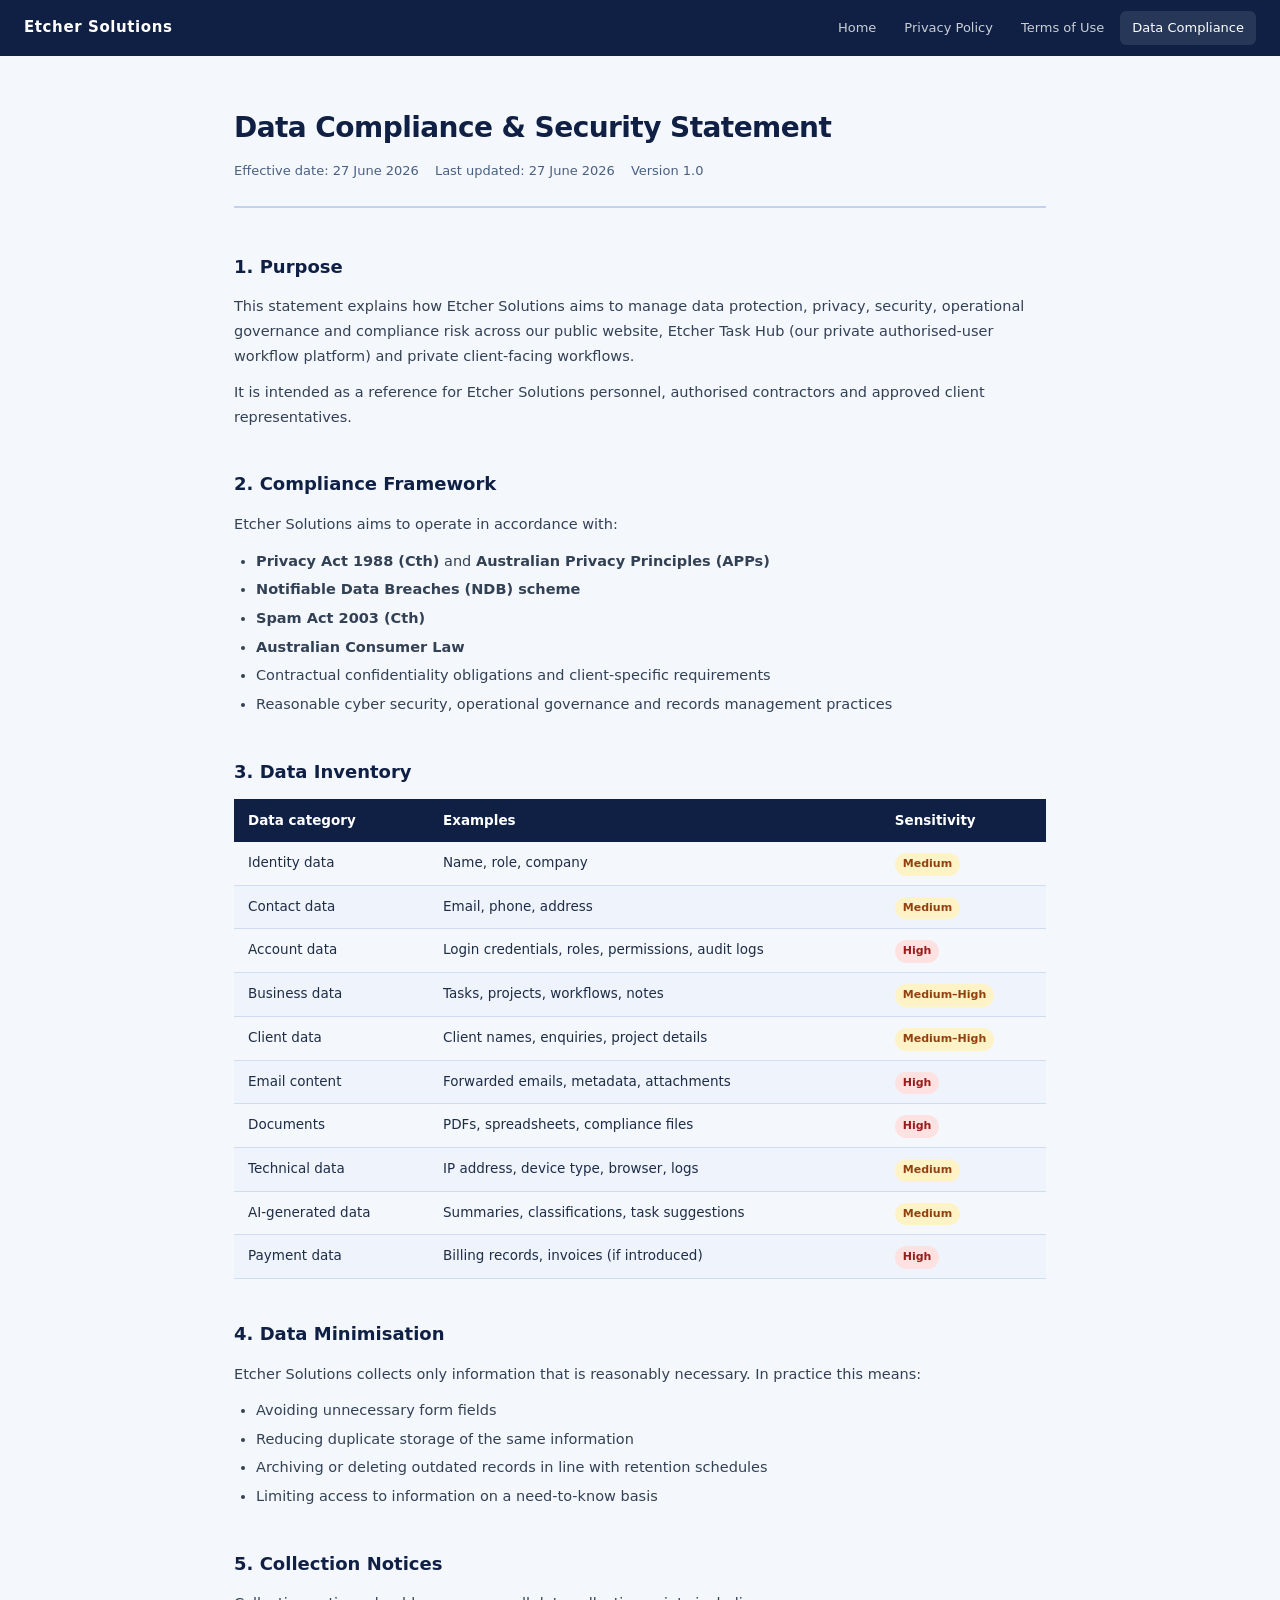
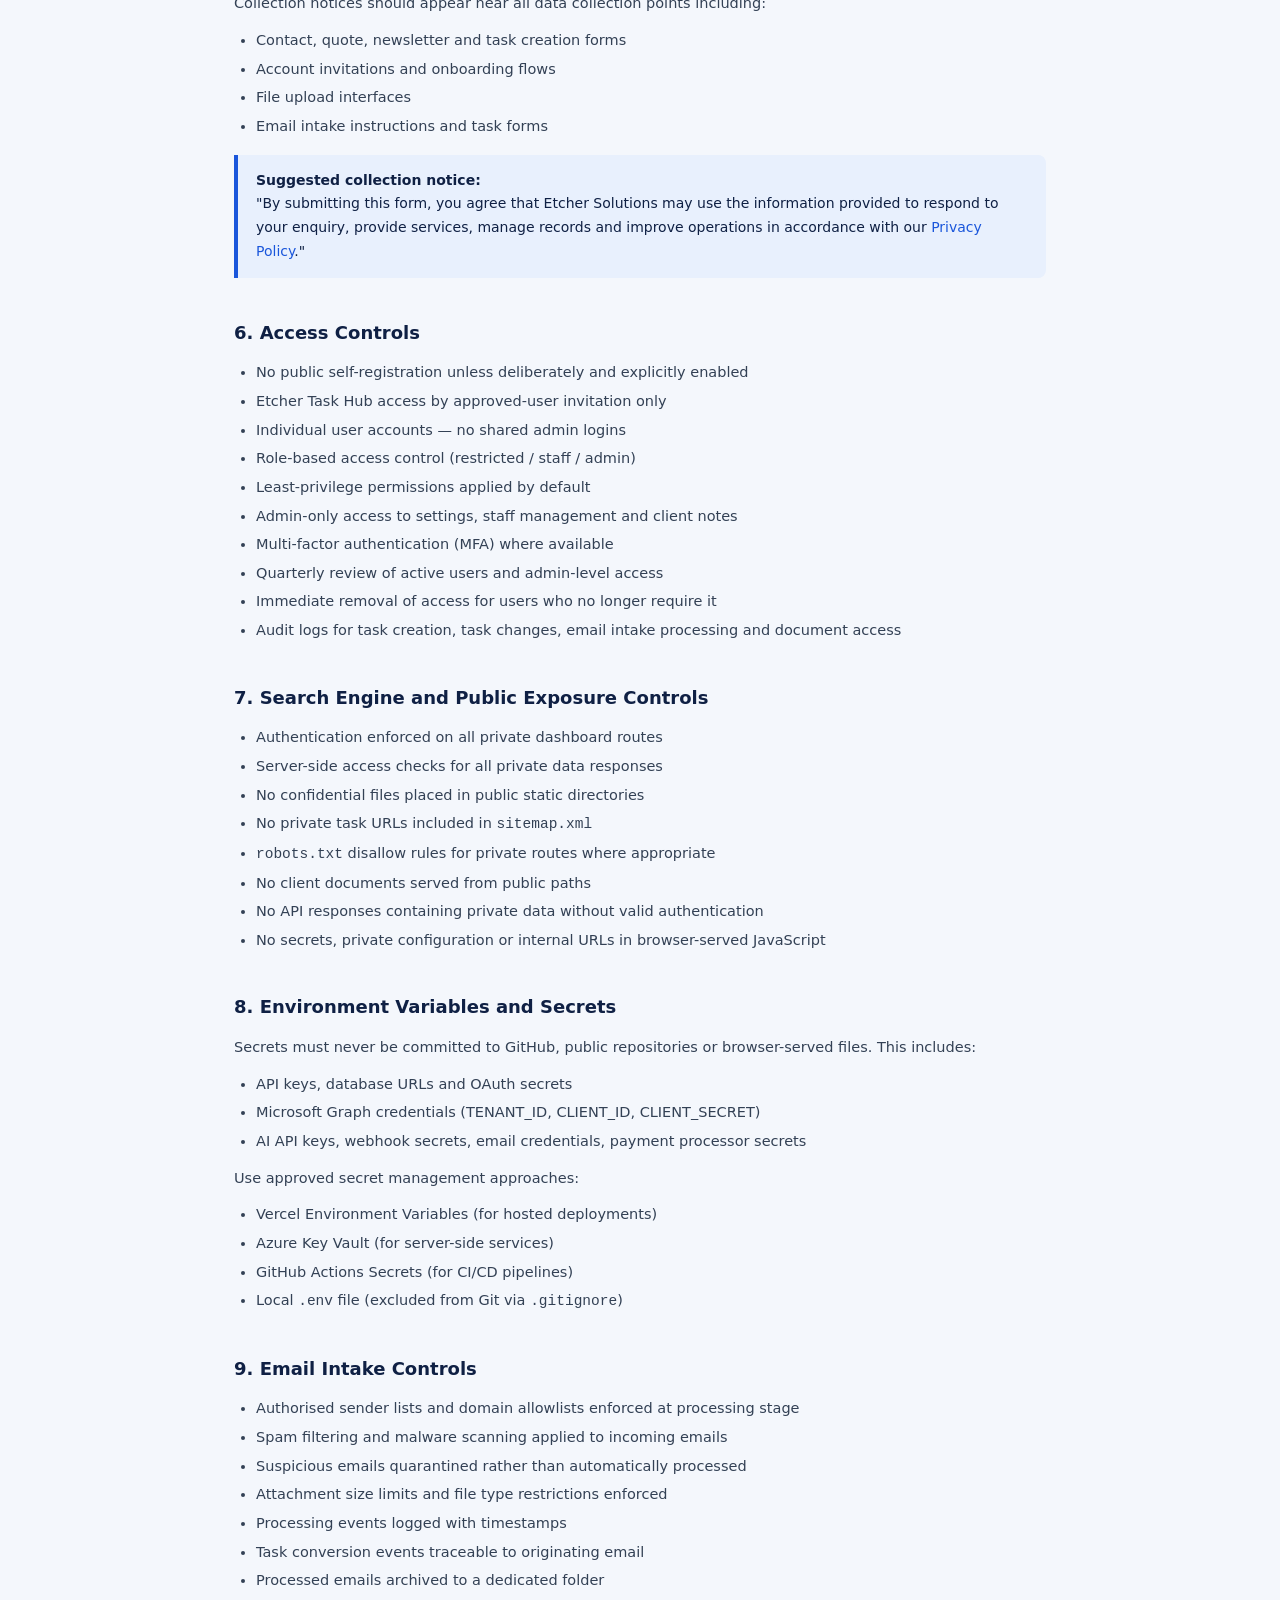
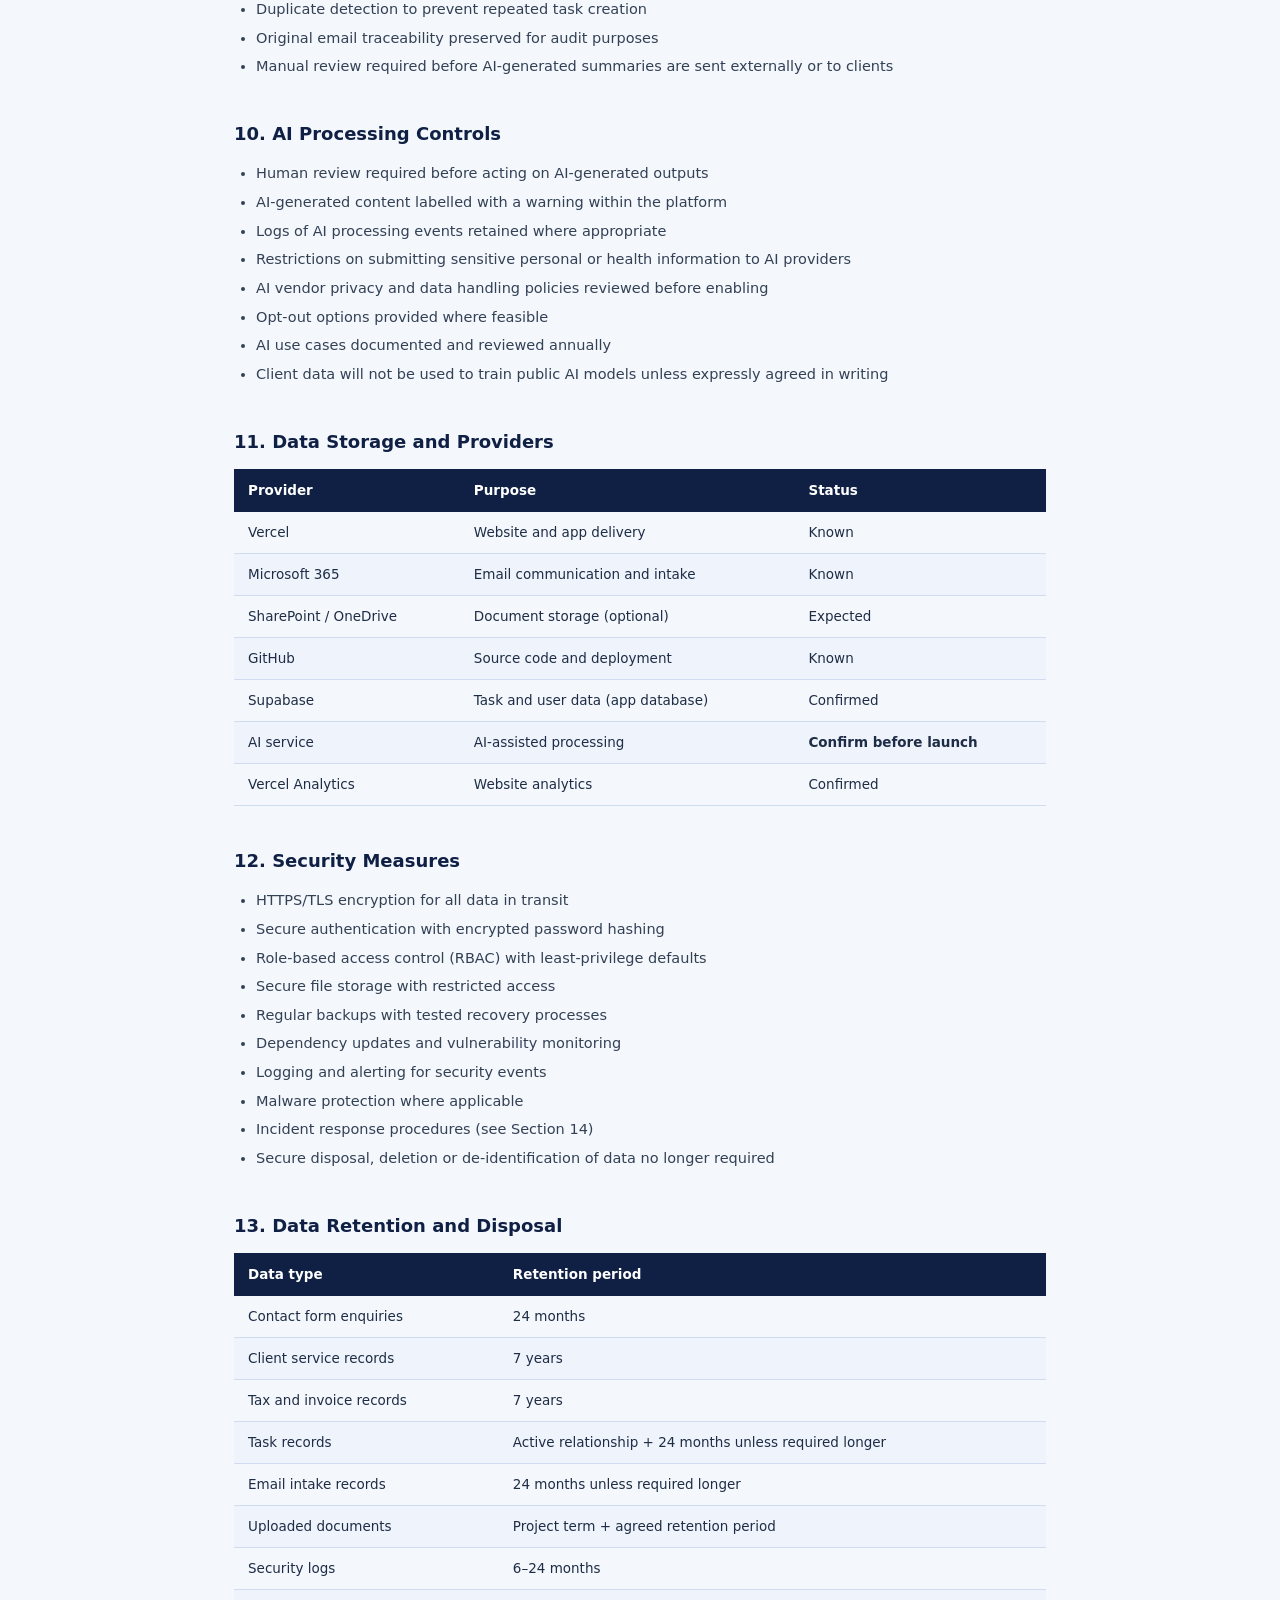
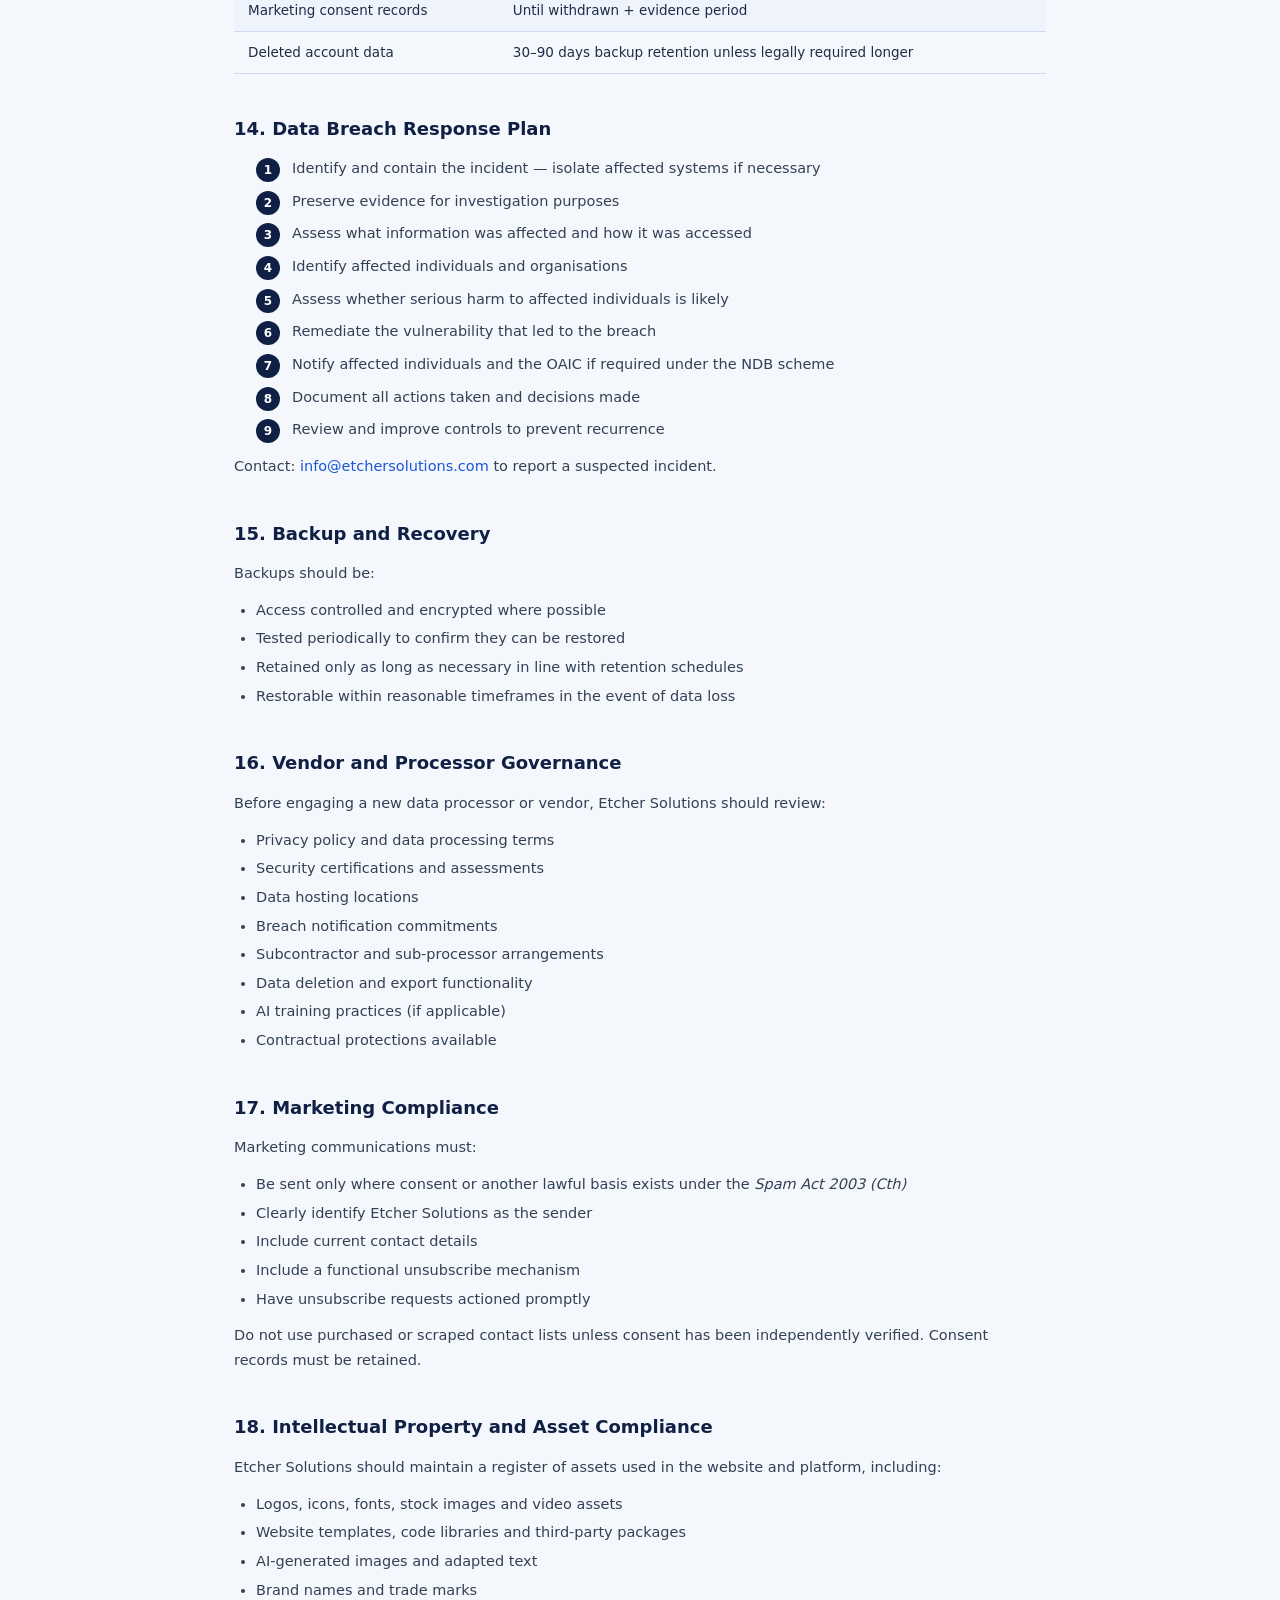
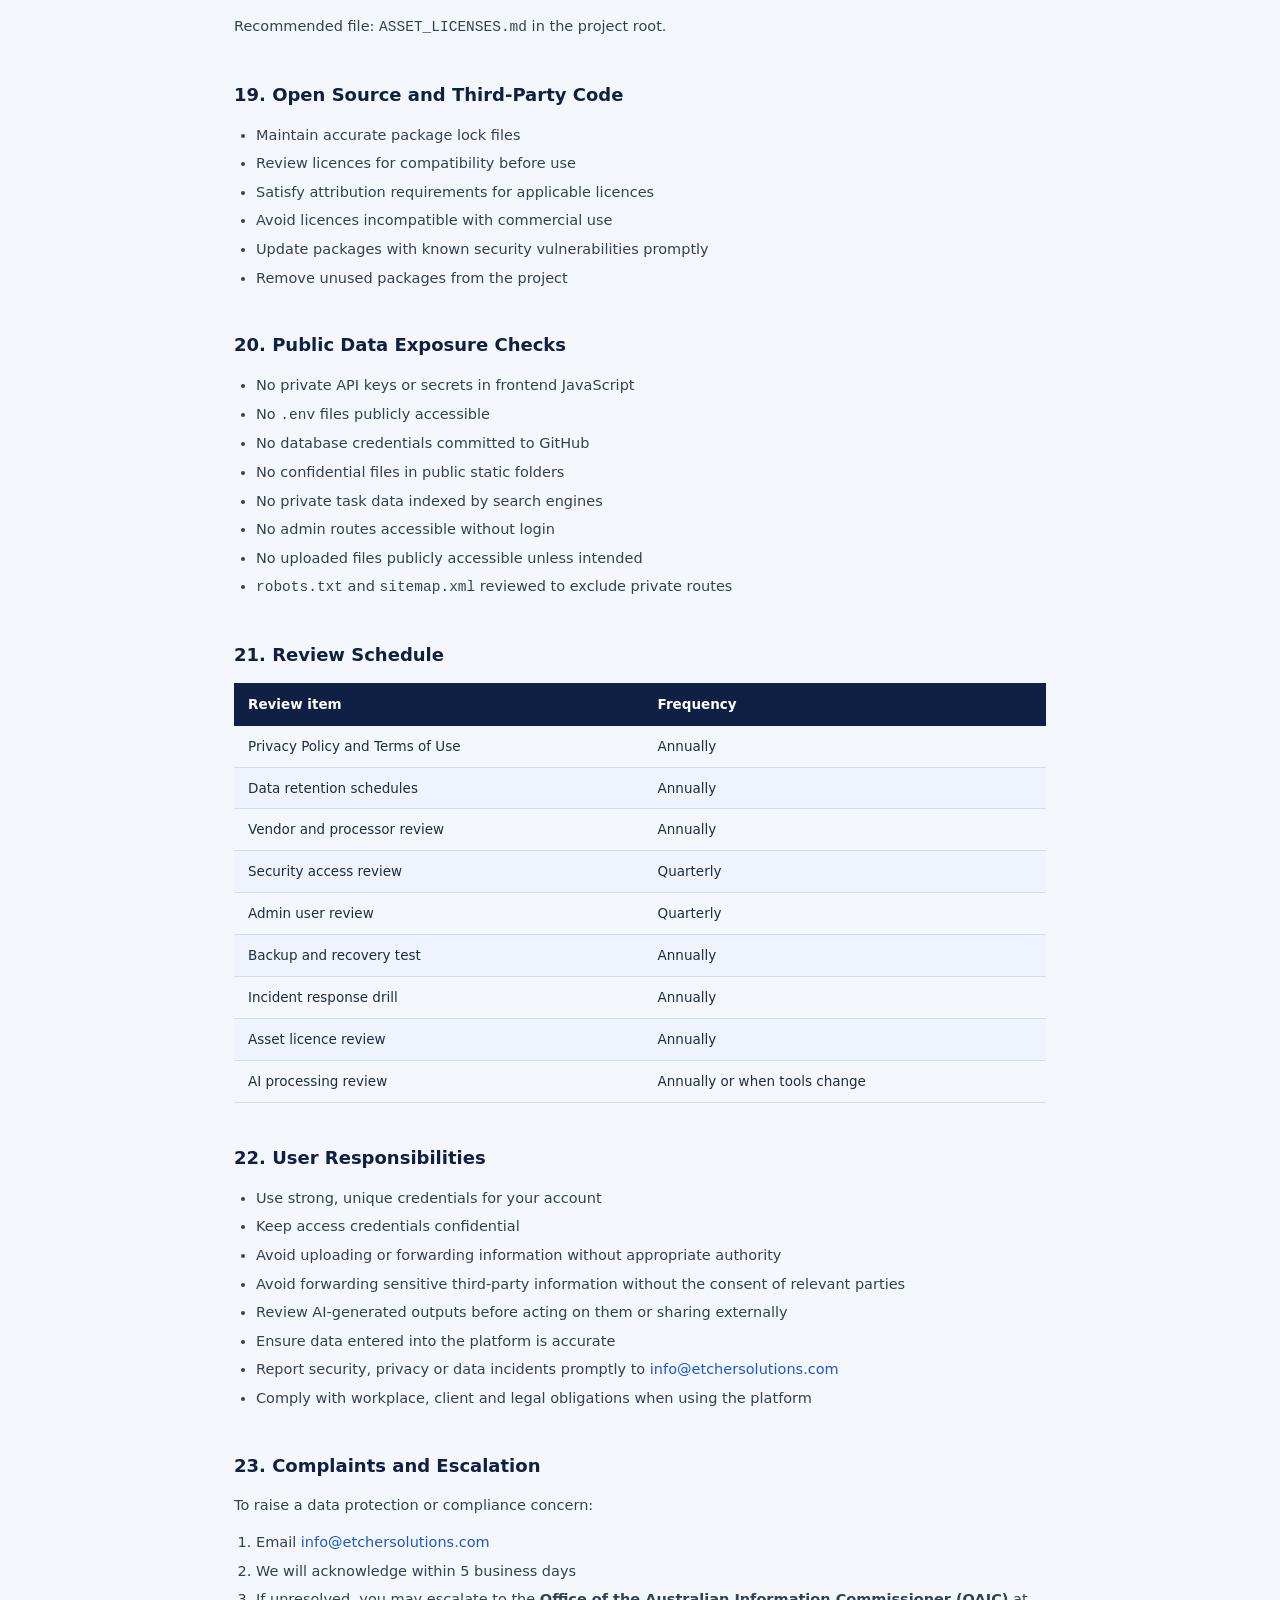
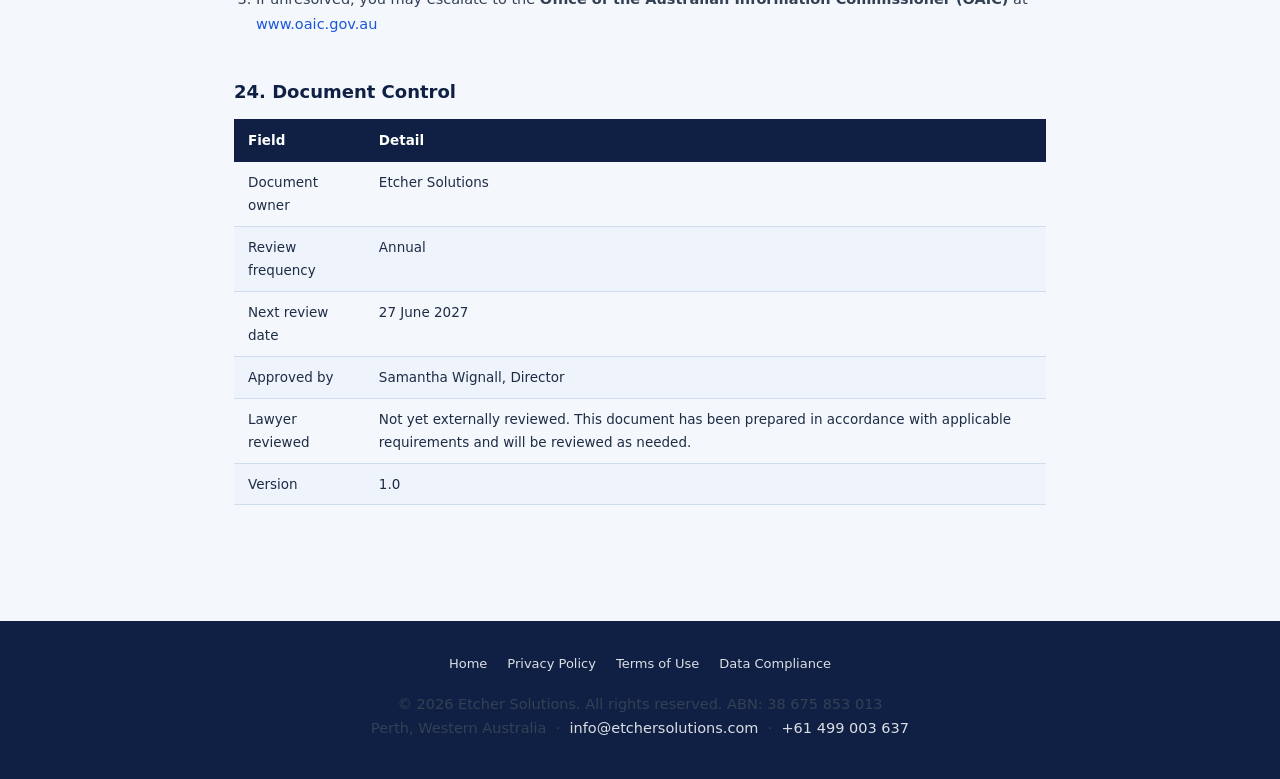
<file: data-compliance.html>
﻿<!DOCTYPE html>
<html lang="en">
<head>
<meta charset="UTF-8">
<meta name="viewport" content="width=device-width, initial-scale=1.0">
<title>Data Compliance &amp; Security — Etcher Solutions</title>
<style>
  *,*::before,*::after{box-sizing:border-box;margin:0;padding:0}
  html{font-size:16px;scroll-behavior:smooth}
  body{font-family:'Segoe UI',system-ui,-apple-system,sans-serif;background:#f4f7fc;color:#1e2d45;line-height:1.7}
  a{color:#1a56db;text-decoration:none}
  a:hover{text-decoration:underline}
  nav{background:#0f2044;padding:0 24px;display:flex;align-items:center;justify-content:space-between;flex-wrap:wrap;gap:8px;min-height:56px}
  .nav-brand{color:#fff;font-weight:700;font-size:15px;letter-spacing:0.04em;white-space:nowrap}
  .nav-links{display:flex;flex-wrap:wrap;gap:4px}
  .nav-links a{color:rgba(255,255,255,0.78);font-size:13px;padding:6px 12px;border-radius:6px;transition:background 0.15s}
  .nav-links a:hover,.nav-links a.active{background:rgba(255,255,255,0.1);color:#fff;text-decoration:none}
  .page-wrap{max-width:860px;margin:0 auto;padding:48px 24px 80px}
  .doc-header{margin-bottom:40px;padding-bottom:24px;border-bottom:2px solid #c2d3ee}
  .doc-header h1{font-size:28px;font-weight:700;color:#0f2044;letter-spacing:-0.02em;margin-bottom:8px}
  .doc-meta{font-size:13px;color:#4a6080;display:flex;flex-wrap:wrap;gap:16px}
  .disclaimer{background:#fffbe6;border:1px solid #f0c040;border-radius:8px;padding:14px 18px;font-size:13px;color:#5a4a00;margin-bottom:32px;line-height:1.6}
  .disclaimer strong{color:#3d3200}
  .section{margin-bottom:36px}
  h2{font-size:18px;font-weight:700;color:#0f2044;margin-bottom:12px;padding-top:4px}
  h3{font-size:15px;font-weight:600;color:#1e2d45;margin:18px 0 8px}
  p{margin-bottom:12px;font-size:14.5px;color:#334155}
  ul,ol{padding-left:22px;margin-bottom:12px}
  li{font-size:14.5px;color:#334155;margin-bottom:4px}
  .highlight{background:#e8f0fd;border-left:4px solid #1a56db;border-radius:0 8px 8px 0;padding:14px 18px;margin:16px 0;font-size:14px;color:#0f2044}
  .table-wrap{overflow-x:auto;margin-bottom:16px}
  table{width:100%;border-collapse:collapse;font-size:13.5px}
  th{background:#0f2044;color:#fff;text-align:left;padding:10px 14px;font-weight:600}
  td{padding:9px 14px;border-bottom:1px solid #d0dcf0;vertical-align:top}
  tr:nth-child(even) td{background:#eef3fc}
  .badge{display:inline-block;padding:2px 8px;border-radius:12px;font-size:11px;font-weight:600}
  .badge-high{background:#fee2e2;color:#991b1b}
  .badge-med{background:#fef3c7;color:#92400e}
  .badge-low{background:#e0f2fe;color:#075985}
  .steps{counter-reset:step}
  .steps li{counter-increment:step;list-style:none;padding-left:36px;position:relative;margin-bottom:8px}
  .steps li::before{content:counter(step);position:absolute;left:0;top:2px;width:24px;height:24px;background:#0f2044;color:#fff;border-radius:50%;font-size:12px;font-weight:700;display:flex;align-items:center;justify-content:center;line-height:1}
  footer{background:#0f2044;color:rgba(255,255,255,0.7);text-align:center;padding:32px 24px;font-size:13px}
  footer a{color:rgba(255,255,255,0.85)}
  footer a:hover{color:#fff}
  .footer-links{display:flex;justify-content:center;flex-wrap:wrap;gap:8px 20px;margin-bottom:16px}
  @media(max-width:600px){
    .page-wrap{padding:28px 16px 60px}
    .doc-header h1{font-size:22px}
    h2{font-size:16px}
    th,td{padding:8px 10px;font-size:13px}
  }
</style>
</head>
<body>

<nav>
  <span class="nav-brand">Etcher Solutions</span>
  <div class="nav-links">
    <a href="/">Home</a>
    <a href="/privacy-policy.html">Privacy Policy</a>
    <a href="/terms-of-use.html">Terms of Use</a>
    <a href="/data-compliance.html" class="active">Data Compliance</a>
  </div>
</nav>

<div class="page-wrap">

  <div class="doc-header">
    <h1>Data Compliance &amp; Security Statement</h1>
    <div class="doc-meta">
      <span>Effective date: 27 June 2026</span>
      <span>Last updated: 27 June 2026</span>
      <span>Version 1.0</span>
    </div>
  </div>

  <!-- 1. Purpose -->
  <div class="section">
    <h2>1. Purpose</h2>
    <p>This statement explains how Etcher Solutions aims to manage data protection, privacy, security, operational governance and compliance risk across our public website, Etcher Task Hub (our private authorised-user workflow platform) and private client-facing workflows.</p>
    <p>It is intended as a reference for Etcher Solutions personnel, authorised contractors and approved client representatives.</p>
  </div>

  <!-- 2. Compliance Framework -->
  <div class="section">
    <h2>2. Compliance Framework</h2>
    <p>Etcher Solutions aims to operate in accordance with:</p>
    <ul>
      <li><strong>Privacy Act 1988 (Cth)</strong> and <strong>Australian Privacy Principles (APPs)</strong></li>
      <li><strong>Notifiable Data Breaches (NDB) scheme</strong></li>
      <li><strong>Spam Act 2003 (Cth)</strong></li>
      <li><strong>Australian Consumer Law</strong></li>
      <li>Contractual confidentiality obligations and client-specific requirements</li>
      <li>Reasonable cyber security, operational governance and records management practices</li>
    </ul>
  </div>

  <!-- 3. Data Inventory -->
  <div class="section">
    <h2>3. Data Inventory</h2>
    <div class="table-wrap">
      <table>
        <thead><tr><th>Data category</th><th>Examples</th><th>Sensitivity</th></tr></thead>
        <tbody>
          <tr><td>Identity data</td><td>Name, role, company</td><td><span class="badge badge-med">Medium</span></td></tr>
          <tr><td>Contact data</td><td>Email, phone, address</td><td><span class="badge badge-med">Medium</span></td></tr>
          <tr><td>Account data</td><td>Login credentials, roles, permissions, audit logs</td><td><span class="badge badge-high">High</span></td></tr>
          <tr><td>Business data</td><td>Tasks, projects, workflows, notes</td><td><span class="badge badge-med">Medium–High</span></td></tr>
          <tr><td>Client data</td><td>Client names, enquiries, project details</td><td><span class="badge badge-med">Medium–High</span></td></tr>
          <tr><td>Email content</td><td>Forwarded emails, metadata, attachments</td><td><span class="badge badge-high">High</span></td></tr>
          <tr><td>Documents</td><td>PDFs, spreadsheets, compliance files</td><td><span class="badge badge-high">High</span></td></tr>
          <tr><td>Technical data</td><td>IP address, device type, browser, logs</td><td><span class="badge badge-med">Medium</span></td></tr>
          <tr><td>AI-generated data</td><td>Summaries, classifications, task suggestions</td><td><span class="badge badge-med">Medium</span></td></tr>
          <tr><td>Payment data</td><td>Billing records, invoices (if introduced)</td><td><span class="badge badge-high">High</span></td></tr>
        </tbody>
      </table>
    </div>
  </div>

  <!-- 4. Data Minimisation -->
  <div class="section">
    <h2>4. Data Minimisation</h2>
    <p>Etcher Solutions collects only information that is reasonably necessary. In practice this means:</p>
    <ul>
      <li>Avoiding unnecessary form fields</li>
      <li>Reducing duplicate storage of the same information</li>
      <li>Archiving or deleting outdated records in line with retention schedules</li>
      <li>Limiting access to information on a need-to-know basis</li>
    </ul>
  </div>

  <!-- 5. Collection Notices -->
  <div class="section">
    <h2>5. Collection Notices</h2>
    <p>Collection notices should appear near all data collection points including:</p>
    <ul>
      <li>Contact, quote, newsletter and task creation forms</li>
      <li>Account invitations and onboarding flows</li>
      <li>File upload interfaces</li>
      <li>Email intake instructions and task forms</li>
    </ul>
    <div class="highlight">
      <strong>Suggested collection notice:</strong><br>
      "By submitting this form, you agree that Etcher Solutions may use the information provided to respond to your enquiry, provide services, manage records and improve operations in accordance with our <a href="/privacy-policy.html">Privacy Policy</a>."
    </div>
  </div>

  <!-- 6. Access Controls -->
  <div class="section">
    <h2>6. Access Controls</h2>
    <ul>
      <li>No public self-registration unless deliberately and explicitly enabled</li>
      <li>Etcher Task Hub access by approved-user invitation only</li>
      <li>Individual user accounts — no shared admin logins</li>
      <li>Role-based access control (restricted / staff / admin)</li>
      <li>Least-privilege permissions applied by default</li>
      <li>Admin-only access to settings, staff management and client notes</li>
      <li>Multi-factor authentication (MFA) where available</li>
      <li>Quarterly review of active users and admin-level access</li>
      <li>Immediate removal of access for users who no longer require it</li>
      <li>Audit logs for task creation, task changes, email intake processing and document access</li>
    </ul>
  </div>

  <!-- 7. Public Exposure Controls -->
  <div class="section">
    <h2>7. Search Engine and Public Exposure Controls</h2>
    <ul>
      <li>Authentication enforced on all private dashboard routes</li>
      <li>Server-side access checks for all private data responses</li>
      <li>No confidential files placed in public static directories</li>
      <li>No private task URLs included in <code>sitemap.xml</code></li>
      <li><code>robots.txt</code> disallow rules for private routes where appropriate</li>
      <li>No client documents served from public paths</li>
      <li>No API responses containing private data without valid authentication</li>
      <li>No secrets, private configuration or internal URLs in browser-served JavaScript</li>
    </ul>
  </div>

  <!-- 8. Environment Variables and Secrets -->
  <div class="section">
    <h2>8. Environment Variables and Secrets</h2>
    <p>Secrets must never be committed to GitHub, public repositories or browser-served files. This includes:</p>
    <ul>
      <li>API keys, database URLs and OAuth secrets</li>
      <li>Microsoft Graph credentials (TENANT_ID, CLIENT_ID, CLIENT_SECRET)</li>
      <li>AI API keys, webhook secrets, email credentials, payment processor secrets</li>
    </ul>
    <p>Use approved secret management approaches:</p>
    <ul>
      <li>Vercel Environment Variables (for hosted deployments)</li>
      <li>Azure Key Vault (for server-side services)</li>
      <li>GitHub Actions Secrets (for CI/CD pipelines)</li>
      <li>Local <code>.env</code> file (excluded from Git via <code>.gitignore</code>)</li>
    </ul>
  </div>

  <!-- 9. Email Intake Controls -->
  <div class="section">
    <h2>9. Email Intake Controls</h2>
    <ul>
      <li>Authorised sender lists and domain allowlists enforced at processing stage</li>
      <li>Spam filtering and malware scanning applied to incoming emails</li>
      <li>Suspicious emails quarantined rather than automatically processed</li>
      <li>Attachment size limits and file type restrictions enforced</li>
      <li>Processing events logged with timestamps</li>
      <li>Task conversion events traceable to originating email</li>
      <li>Processed emails archived to a dedicated folder</li>
      <li>Duplicate detection to prevent repeated task creation</li>
      <li>Original email traceability preserved for audit purposes</li>
      <li>Manual review required before AI-generated summaries are sent externally or to clients</li>
    </ul>
  </div>

  <!-- 10. AI Processing Controls -->
  <div class="section">
    <h2>10. AI Processing Controls</h2>
    <ul>
      <li>Human review required before acting on AI-generated outputs</li>
      <li>AI-generated content labelled with a warning within the platform</li>
      <li>Logs of AI processing events retained where appropriate</li>
      <li>Restrictions on submitting sensitive personal or health information to AI providers</li>
      <li>AI vendor privacy and data handling policies reviewed before enabling</li>
      <li>Opt-out options provided where feasible</li>
      <li>AI use cases documented and reviewed annually</li>
      <li>Client data will not be used to train public AI models unless expressly agreed in writing</li>
    </ul>
  </div>

  <!-- 11. Data Storage and Providers -->
  <div class="section">
    <h2>11. Data Storage and Providers</h2>
    <div class="table-wrap">
      <table>
        <thead><tr><th>Provider</th><th>Purpose</th><th>Status</th></tr></thead>
        <tbody>
          <tr><td>Vercel</td><td>Website and app delivery</td><td>Known</td></tr>
          <tr><td>Microsoft 365</td><td>Email communication and intake</td><td>Known</td></tr>
          <tr><td>SharePoint / OneDrive</td><td>Document storage (optional)</td><td>Expected</td></tr>
          <tr><td>GitHub</td><td>Source code and deployment</td><td>Known</td></tr>
          <tr><td>Supabase</td><td>Task and user data (app database)</td><td>Confirmed</td></tr>
          <tr><td>AI service</td><td>AI-assisted processing</td><td><strong>Confirm before launch</strong></td></tr>
          <tr><td>Vercel Analytics</td><td>Website analytics</td><td>Confirmed</td></tr>
        </tbody>
      </table>
    </div>
  </div>

  <!-- 12. Security Measures -->
  <div class="section">
    <h2>12. Security Measures</h2>
    <ul>
      <li>HTTPS/TLS encryption for all data in transit</li>
      <li>Secure authentication with encrypted password hashing</li>
      <li>Role-based access control (RBAC) with least-privilege defaults</li>
      <li>Secure file storage with restricted access</li>
      <li>Regular backups with tested recovery processes</li>
      <li>Dependency updates and vulnerability monitoring</li>
      <li>Logging and alerting for security events</li>
      <li>Malware protection where applicable</li>
      <li>Incident response procedures (see Section 14)</li>
      <li>Secure disposal, deletion or de-identification of data no longer required</li>
    </ul>
  </div>

  <!-- 13. Data Retention -->
  <div class="section">
    <h2>13. Data Retention and Disposal</h2>
    <div class="table-wrap">
      <table>
        <thead><tr><th>Data type</th><th>Retention period</th></tr></thead>
        <tbody>
          <tr><td>Contact form enquiries</td><td>24 months</td></tr>
          <tr><td>Client service records</td><td>7 years</td></tr>
          <tr><td>Tax and invoice records</td><td>7 years</td></tr>
          <tr><td>Task records</td><td>Active relationship + 24 months unless required longer</td></tr>
          <tr><td>Email intake records</td><td>24 months unless required longer</td></tr>
          <tr><td>Uploaded documents</td><td>Project term + agreed retention period</td></tr>
          <tr><td>Security logs</td><td>6–24 months</td></tr>
          <tr><td>Marketing consent records</td><td>Until withdrawn + evidence period</td></tr>
          <tr><td>Deleted account data</td><td>30–90 days backup retention unless legally required longer</td></tr>
        </tbody>
      </table>
    </div>
  </div>

  <!-- 14. Data Breach Response -->
  <div class="section">
    <h2>14. Data Breach Response Plan</h2>
    <ol class="steps">
      <li>Identify and contain the incident — isolate affected systems if necessary</li>
      <li>Preserve evidence for investigation purposes</li>
      <li>Assess what information was affected and how it was accessed</li>
      <li>Identify affected individuals and organisations</li>
      <li>Assess whether serious harm to affected individuals is likely</li>
      <li>Remediate the vulnerability that led to the breach</li>
      <li>Notify affected individuals and the OAIC if required under the NDB scheme</li>
      <li>Document all actions taken and decisions made</li>
      <li>Review and improve controls to prevent recurrence</li>
    </ol>
    <p>Contact: <a href="mailto:info@etchersolutions.com">info@etchersolutions.com</a> to report a suspected incident.</p>
  </div>

  <!-- 15. Backup and Recovery -->
  <div class="section">
    <h2>15. Backup and Recovery</h2>
    <p>Backups should be:</p>
    <ul>
      <li>Access controlled and encrypted where possible</li>
      <li>Tested periodically to confirm they can be restored</li>
      <li>Retained only as long as necessary in line with retention schedules</li>
      <li>Restorable within reasonable timeframes in the event of data loss</li>
    </ul>
  </div>

  <!-- 16. Vendor Governance -->
  <div class="section">
    <h2>16. Vendor and Processor Governance</h2>
    <p>Before engaging a new data processor or vendor, Etcher Solutions should review:</p>
    <ul>
      <li>Privacy policy and data processing terms</li>
      <li>Security certifications and assessments</li>
      <li>Data hosting locations</li>
      <li>Breach notification commitments</li>
      <li>Subcontractor and sub-processor arrangements</li>
      <li>Data deletion and export functionality</li>
      <li>AI training practices (if applicable)</li>
      <li>Contractual protections available</li>
    </ul>
  </div>

  <!-- 17. Marketing Compliance -->
  <div class="section">
    <h2>17. Marketing Compliance</h2>
    <p>Marketing communications must:</p>
    <ul>
      <li>Be sent only where consent or another lawful basis exists under the <em>Spam Act 2003 (Cth)</em></li>
      <li>Clearly identify Etcher Solutions as the sender</li>
      <li>Include current contact details</li>
      <li>Include a functional unsubscribe mechanism</li>
      <li>Have unsubscribe requests actioned promptly</li>
    </ul>
    <p>Do not use purchased or scraped contact lists unless consent has been independently verified. Consent records must be retained.</p>
  </div>

  <!-- 18. IP and Asset Compliance -->
  <div class="section">
    <h2>18. Intellectual Property and Asset Compliance</h2>
    <p>Etcher Solutions should maintain a register of assets used in the website and platform, including:</p>
    <ul>
      <li>Logos, icons, fonts, stock images and video assets</li>
      <li>Website templates, code libraries and third-party packages</li>
      <li>AI-generated images and adapted text</li>
      <li>Brand names and trade marks</li>
    </ul>
    <p>Recommended file: <code>ASSET_LICENSES.md</code> in the project root.</p>
  </div>

  <!-- 19. Open Source -->
  <div class="section">
    <h2>19. Open Source and Third-Party Code</h2>
    <ul>
      <li>Maintain accurate package lock files</li>
      <li>Review licences for compatibility before use</li>
      <li>Satisfy attribution requirements for applicable licences</li>
      <li>Avoid licences incompatible with commercial use</li>
      <li>Update packages with known security vulnerabilities promptly</li>
      <li>Remove unused packages from the project</li>
    </ul>
  </div>

  <!-- 20. Public Exposure Checks -->
  <div class="section">
    <h2>20. Public Data Exposure Checks</h2>
    <ul>
      <li>No private API keys or secrets in frontend JavaScript</li>
      <li>No <code>.env</code> files publicly accessible</li>
      <li>No database credentials committed to GitHub</li>
      <li>No confidential files in public static folders</li>
      <li>No private task data indexed by search engines</li>
      <li>No admin routes accessible without login</li>
      <li>No uploaded files publicly accessible unless intended</li>
      <li><code>robots.txt</code> and <code>sitemap.xml</code> reviewed to exclude private routes</li>
    </ul>
  </div>

  <!-- 21. Review Schedule -->
  <div class="section">
    <h2>21. Review Schedule</h2>
    <div class="table-wrap">
      <table>
        <thead><tr><th>Review item</th><th>Frequency</th></tr></thead>
        <tbody>
          <tr><td>Privacy Policy and Terms of Use</td><td>Annually</td></tr>
          <tr><td>Data retention schedules</td><td>Annually</td></tr>
          <tr><td>Vendor and processor review</td><td>Annually</td></tr>
          <tr><td>Security access review</td><td>Quarterly</td></tr>
          <tr><td>Admin user review</td><td>Quarterly</td></tr>
          <tr><td>Backup and recovery test</td><td>Annually</td></tr>
          <tr><td>Incident response drill</td><td>Annually</td></tr>
          <tr><td>Asset licence review</td><td>Annually</td></tr>
          <tr><td>AI processing review</td><td>Annually or when tools change</td></tr>
        </tbody>
      </table>
    </div>
  </div>

  <!-- 22. User Responsibilities -->
  <div class="section">
    <h2>22. User Responsibilities</h2>
    <ul>
      <li>Use strong, unique credentials for your account</li>
      <li>Keep access credentials confidential</li>
      <li>Avoid uploading or forwarding information without appropriate authority</li>
      <li>Avoid forwarding sensitive third-party information without the consent of relevant parties</li>
      <li>Review AI-generated outputs before acting on them or sharing externally</li>
      <li>Ensure data entered into the platform is accurate</li>
      <li>Report security, privacy or data incidents promptly to <a href="mailto:info@etchersolutions.com">info@etchersolutions.com</a></li>
      <li>Comply with workplace, client and legal obligations when using the platform</li>
    </ul>
  </div>

  <!-- 23. Complaints -->
  <div class="section">
    <h2>23. Complaints and Escalation</h2>
    <p>To raise a data protection or compliance concern:</p>
    <ol>
      <li>Email <a href="mailto:info@etchersolutions.com">info@etchersolutions.com</a></li>
      <li>We will acknowledge within 5 business days</li>
      <li>If unresolved, you may escalate to the <strong>Office of the Australian Information Commissioner (OAIC)</strong> at <a href="https://www.oaic.gov.au" target="_blank" rel="noopener">www.oaic.gov.au</a></li>
    </ol>
  </div>

  <!-- 24. Document Control -->
  <div class="section">
    <h2>24. Document Control</h2>
    <div class="table-wrap">
      <table>
        <thead><tr><th>Field</th><th>Detail</th></tr></thead>
        <tbody>
          <tr><td>Document owner</td><td>Etcher Solutions</td></tr>
          <tr><td>Review frequency</td><td>Annual</td></tr>
          <tr><td>Next review date</td><td>27 June 2027</td></tr>
          <tr><td>Approved by</td><td>Samantha Wignall, Director</td></tr>
          <tr><td>Lawyer reviewed</td><td>Not yet externally reviewed. This document has been prepared in accordance with applicable requirements and will be reviewed as needed.</td></tr>
          <tr><td>Version</td><td>1.0</td></tr>
        </tbody>
      </table>
    </div>
  </div>

</div>

<footer>
  <div class="footer-links">
    <a href="/">Home</a>
    <a href="/privacy-policy.html">Privacy Policy</a>
    <a href="/terms-of-use.html">Terms of Use</a>
    <a href="/data-compliance.html">Data Compliance</a>
  </div>
  <p>© 2026 Etcher Solutions. All rights reserved. ABN: 38 675 853 013<br>
  Perth, Western Australia &nbsp;·&nbsp; <a href="mailto:info@etchersolutions.com">info@etchersolutions.com</a> &nbsp;·&nbsp; <a href="tel:+61499003637">+61 499 003 637</a></p>
</footer>

</body>
</html>
</file>
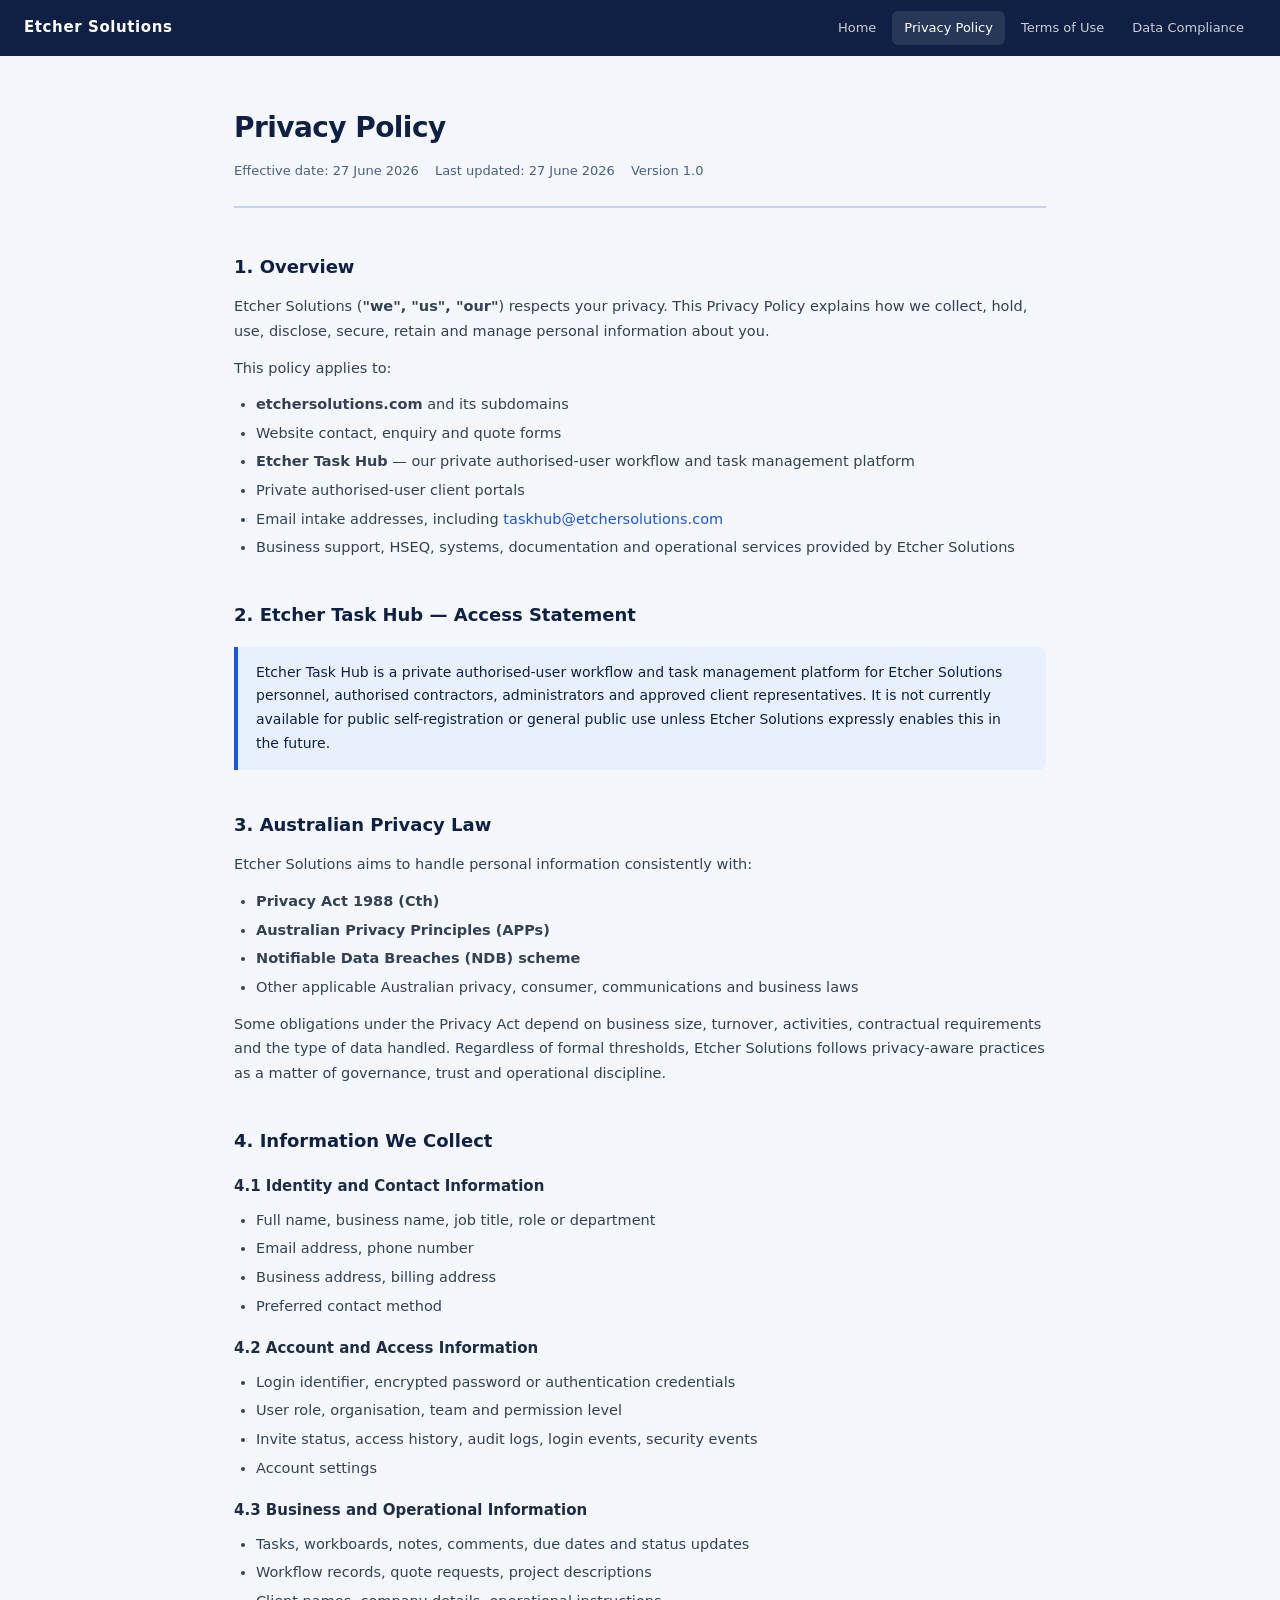
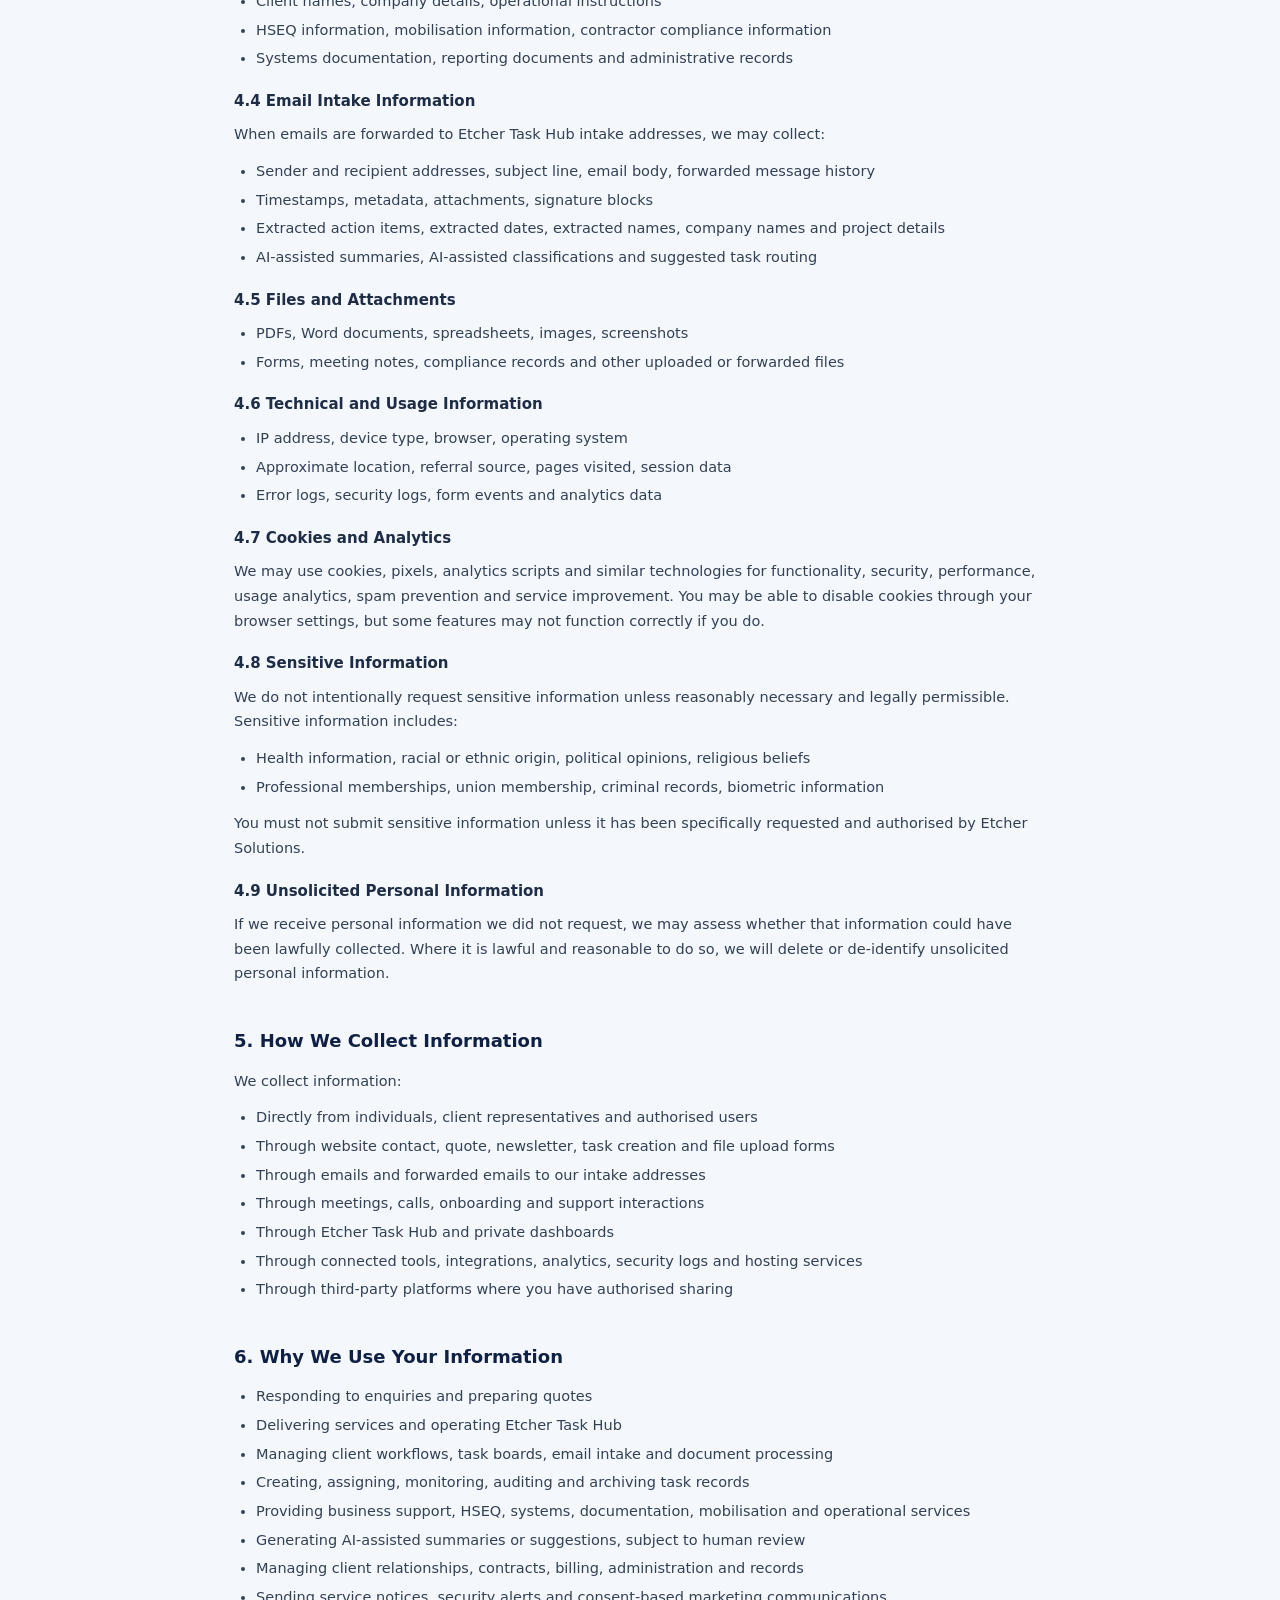
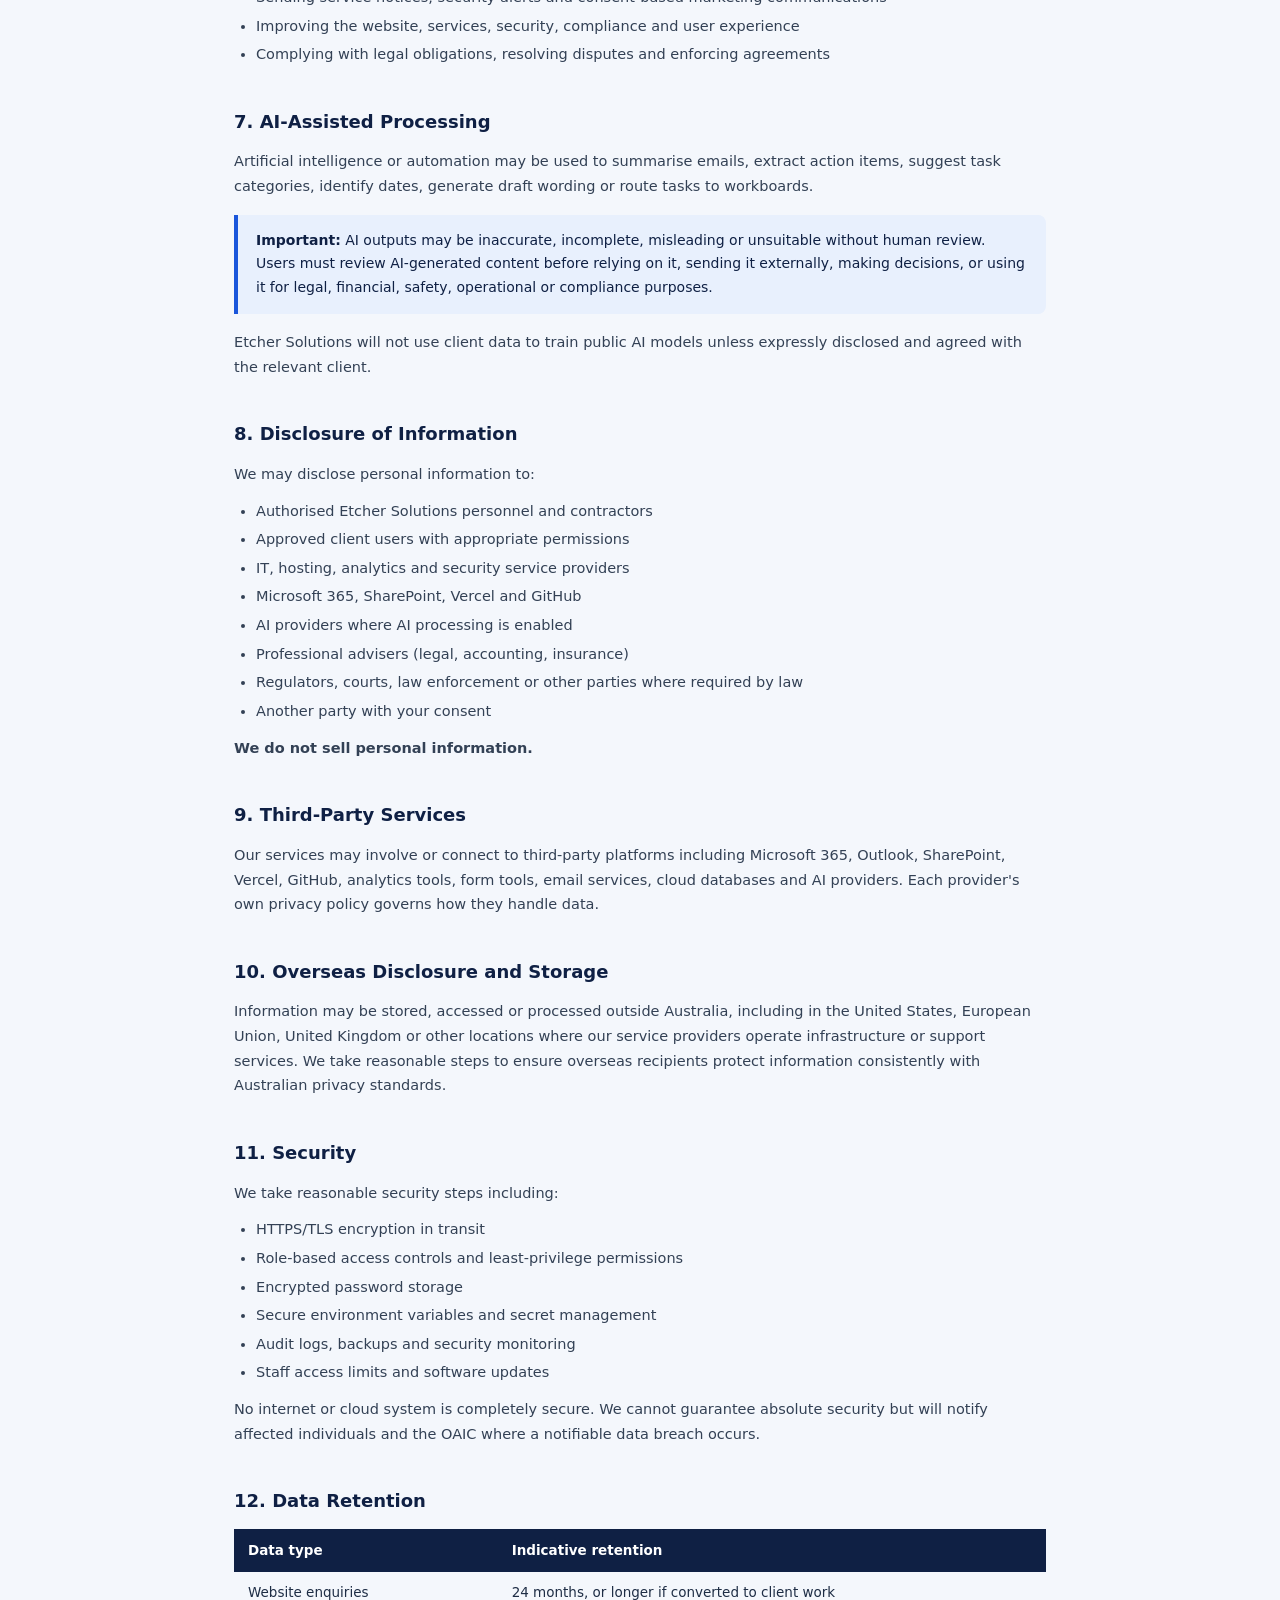
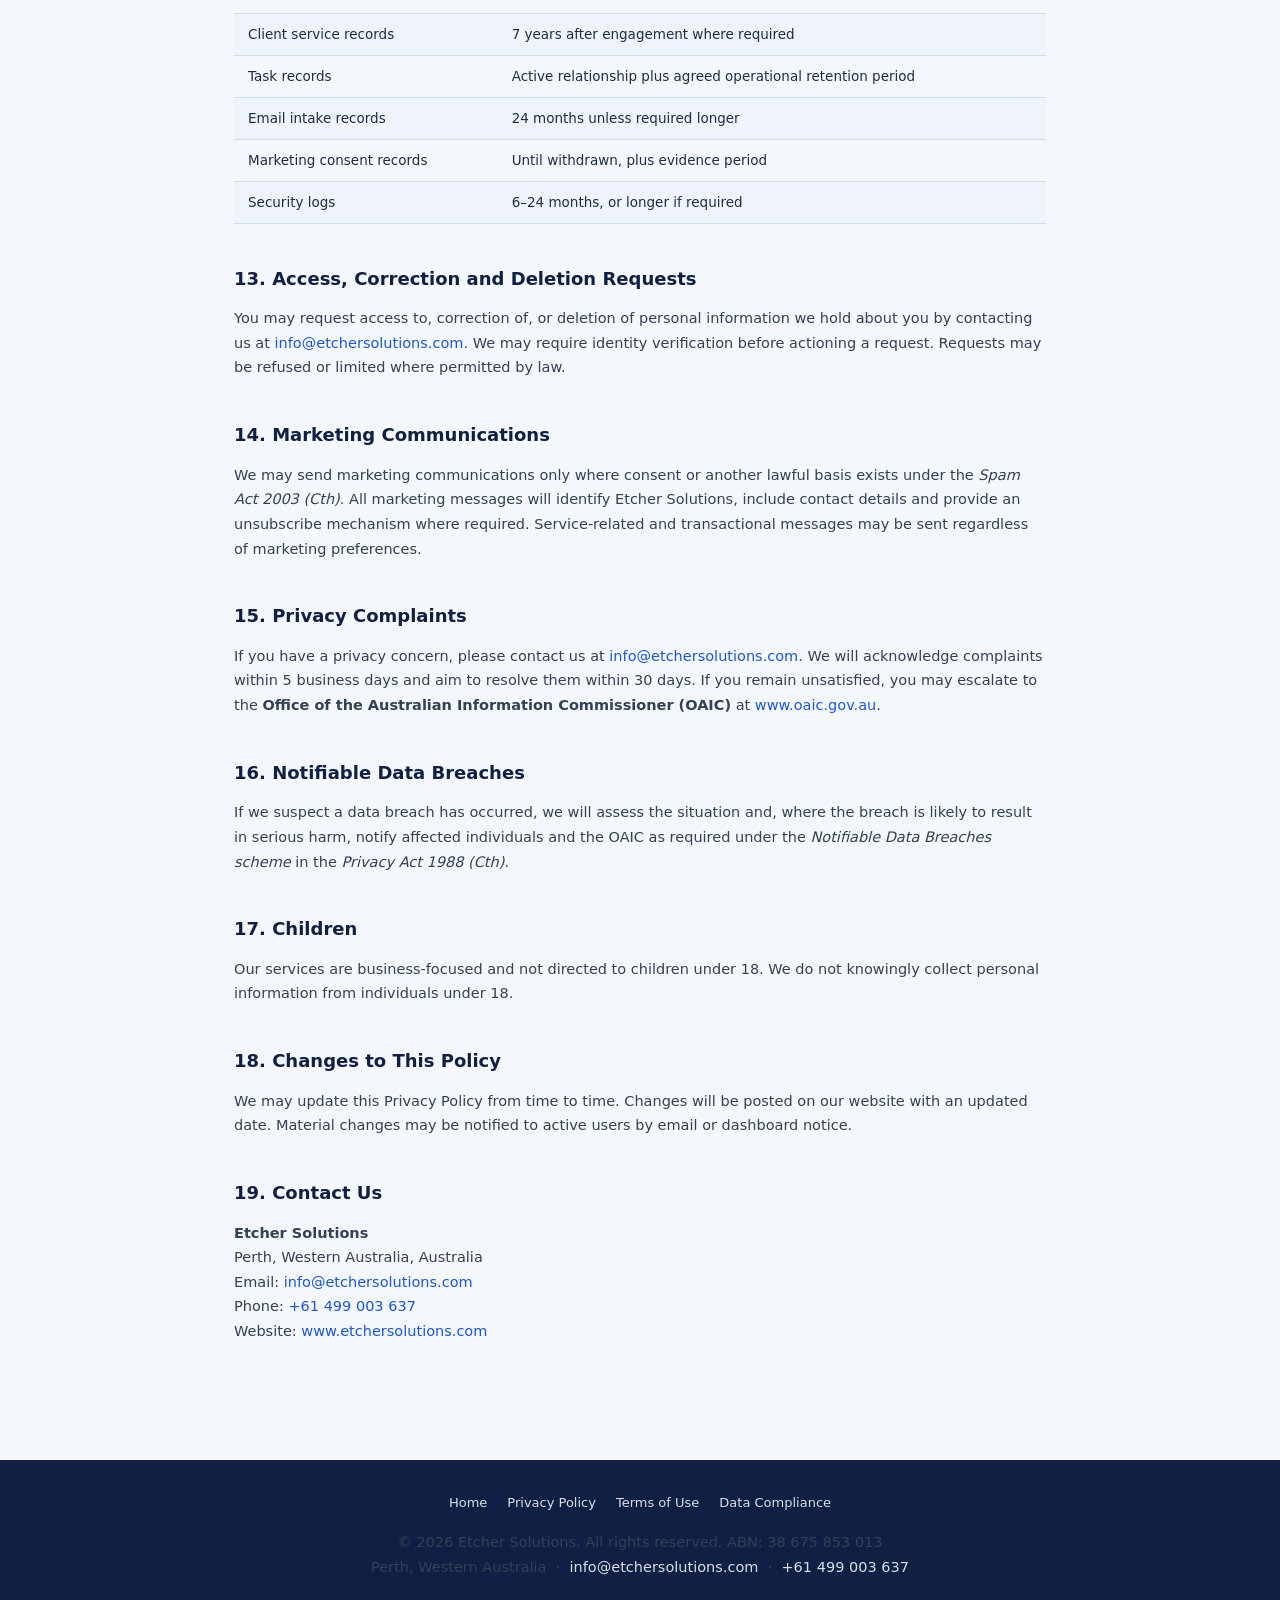
<file: privacy-policy.html>
﻿<!DOCTYPE html>
<html lang="en">
<head>
<meta charset="UTF-8">
<meta name="viewport" content="width=device-width, initial-scale=1.0">
<title>Privacy Policy — Etcher Solutions</title>
<style>
  *,*::before,*::after{box-sizing:border-box;margin:0;padding:0}
  html{font-size:16px;scroll-behavior:smooth}
  body{font-family:'Segoe UI',system-ui,-apple-system,sans-serif;background:#f4f7fc;color:#1e2d45;line-height:1.7}
  a{color:#1a56db;text-decoration:none}
  a:hover{text-decoration:underline}

  /* ── Nav ── */
  nav{background:#0f2044;padding:0 24px;display:flex;align-items:center;justify-content:space-between;flex-wrap:wrap;gap:8px;min-height:56px}
  .nav-brand{color:#fff;font-weight:700;font-size:15px;letter-spacing:0.04em;white-space:nowrap}
  .nav-links{display:flex;flex-wrap:wrap;gap:4px}
  .nav-links a{color:rgba(255,255,255,0.78);font-size:13px;padding:6px 12px;border-radius:6px;transition:background 0.15s}
  .nav-links a:hover,.nav-links a.active{background:rgba(255,255,255,0.1);color:#fff;text-decoration:none}

  /* ── Layout ── */
  .page-wrap{max-width:860px;margin:0 auto;padding:48px 24px 80px}

  /* ── Header ── */
  .doc-header{margin-bottom:40px;padding-bottom:24px;border-bottom:2px solid #c2d3ee}
  .doc-header h1{font-size:28px;font-weight:700;color:#0f2044;letter-spacing:-0.02em;margin-bottom:8px}
  .doc-meta{font-size:13px;color:#4a6080;display:flex;flex-wrap:wrap;gap:16px}

  /* ── Disclaimer ── */
  .disclaimer{background:#fffbe6;border:1px solid #f0c040;border-radius:8px;padding:14px 18px;font-size:13px;color:#5a4a00;margin-bottom:32px;line-height:1.6}
  .disclaimer strong{color:#3d3200}

  /* ── Sections ── */
  .section{margin-bottom:36px}
  h2{font-size:18px;font-weight:700;color:#0f2044;margin-bottom:12px;padding-top:4px}
  h3{font-size:15px;font-weight:600;color:#1e2d45;margin:18px 0 8px}
  p{margin-bottom:12px;font-size:14.5px;color:#334155}
  ul,ol{padding-left:22px;margin-bottom:12px}
  li{font-size:14.5px;color:#334155;margin-bottom:4px}

  /* ── Table ── */
  .table-wrap{overflow-x:auto;margin-bottom:16px}
  table{width:100%;border-collapse:collapse;font-size:13.5px}
  th{background:#0f2044;color:#fff;text-align:left;padding:10px 14px;font-weight:600}
  td{padding:9px 14px;border-bottom:1px solid #d0dcf0;vertical-align:top}
  tr:nth-child(even) td{background:#eef3fc}

  /* ── Highlight box ── */
  .highlight{background:#e8f0fd;border-left:4px solid #1a56db;border-radius:0 8px 8px 0;padding:14px 18px;margin:16px 0;font-size:14px;color:#0f2044}

  /* ── Footer ── */
  footer{background:#0f2044;color:rgba(255,255,255,0.7);text-align:center;padding:32px 24px;font-size:13px}
  footer a{color:rgba(255,255,255,0.85)}
  footer a:hover{color:#fff}
  .footer-links{display:flex;justify-content:center;flex-wrap:wrap;gap:8px 20px;margin-bottom:16px}
  .footer-links a{font-size:13px}

  @media(max-width:600px){
    .page-wrap{padding:28px 16px 60px}
    .doc-header h1{font-size:22px}
    h2{font-size:16px}
    th,td{padding:8px 10px;font-size:13px}
  }
</style>
</head>
<body>

<nav>
  <span class="nav-brand">Etcher Solutions</span>
  <div class="nav-links">
    <a href="/">Home</a>
    <a href="/privacy-policy.html" class="active">Privacy Policy</a>
    <a href="/terms-of-use.html">Terms of Use</a>
    <a href="/data-compliance.html">Data Compliance</a>
  </div>
</nav>

<div class="page-wrap">

  <div class="doc-header">
    <h1>Privacy Policy</h1>
    <div class="doc-meta">
      <span>Effective date: 27 June 2026</span>
      <span>Last updated: 27 June 2026</span>
      <span>Version 1.0</span>
    </div>
  </div>

  <!-- 1. Overview -->
  <div class="section">
    <h2>1. Overview</h2>
    <p>Etcher Solutions (<strong>"we", "us", "our"</strong>) respects your privacy. This Privacy Policy explains how we collect, hold, use, disclose, secure, retain and manage personal information about you.</p>
    <p>This policy applies to:</p>
    <ul>
      <li><strong>etchersolutions.com</strong> and its subdomains</li>
      <li>Website contact, enquiry and quote forms</li>
      <li><strong>Etcher Task Hub</strong> — our private authorised-user workflow and task management platform</li>
      <li>Private authorised-user client portals</li>
      <li>Email intake addresses, including <a href="mailto:taskhub@etchersolutions.com">taskhub@etchersolutions.com</a></li>
      <li>Business support, HSEQ, systems, documentation and operational services provided by Etcher Solutions</li>
    </ul>
  </div>

  <!-- 2. Etcher Task Hub Access Statement -->
  <div class="section">
    <h2>2. Etcher Task Hub — Access Statement</h2>
    <div class="highlight">
      Etcher Task Hub is a private authorised-user workflow and task management platform for Etcher Solutions personnel, authorised contractors, administrators and approved client representatives. It is not currently available for public self-registration or general public use unless Etcher Solutions expressly enables this in the future.
    </div>
  </div>

  <!-- 3. Australian Privacy Law -->
  <div class="section">
    <h2>3. Australian Privacy Law</h2>
    <p>Etcher Solutions aims to handle personal information consistently with:</p>
    <ul>
      <li><strong>Privacy Act 1988 (Cth)</strong></li>
      <li><strong>Australian Privacy Principles (APPs)</strong></li>
      <li><strong>Notifiable Data Breaches (NDB) scheme</strong></li>
      <li>Other applicable Australian privacy, consumer, communications and business laws</li>
    </ul>
    <p>Some obligations under the Privacy Act depend on business size, turnover, activities, contractual requirements and the type of data handled. Regardless of formal thresholds, Etcher Solutions follows privacy-aware practices as a matter of governance, trust and operational discipline.</p>
  </div>

  <!-- 4. Information Collected -->
  <div class="section">
    <h2>4. Information We Collect</h2>

    <h3>4.1 Identity and Contact Information</h3>
    <ul>
      <li>Full name, business name, job title, role or department</li>
      <li>Email address, phone number</li>
      <li>Business address, billing address</li>
      <li>Preferred contact method</li>
    </ul>

    <h3>4.2 Account and Access Information</h3>
    <ul>
      <li>Login identifier, encrypted password or authentication credentials</li>
      <li>User role, organisation, team and permission level</li>
      <li>Invite status, access history, audit logs, login events, security events</li>
      <li>Account settings</li>
    </ul>

    <h3>4.3 Business and Operational Information</h3>
    <ul>
      <li>Tasks, workboards, notes, comments, due dates and status updates</li>
      <li>Workflow records, quote requests, project descriptions</li>
      <li>Client names, company details, operational instructions</li>
      <li>HSEQ information, mobilisation information, contractor compliance information</li>
      <li>Systems documentation, reporting documents and administrative records</li>
    </ul>

    <h3>4.4 Email Intake Information</h3>
    <p>When emails are forwarded to Etcher Task Hub intake addresses, we may collect:</p>
    <ul>
      <li>Sender and recipient addresses, subject line, email body, forwarded message history</li>
      <li>Timestamps, metadata, attachments, signature blocks</li>
      <li>Extracted action items, extracted dates, extracted names, company names and project details</li>
      <li>AI-assisted summaries, AI-assisted classifications and suggested task routing</li>
    </ul>

    <h3>4.5 Files and Attachments</h3>
    <ul>
      <li>PDFs, Word documents, spreadsheets, images, screenshots</li>
      <li>Forms, meeting notes, compliance records and other uploaded or forwarded files</li>
    </ul>

    <h3>4.6 Technical and Usage Information</h3>
    <ul>
      <li>IP address, device type, browser, operating system</li>
      <li>Approximate location, referral source, pages visited, session data</li>
      <li>Error logs, security logs, form events and analytics data</li>
    </ul>

    <h3>4.7 Cookies and Analytics</h3>
    <p>We may use cookies, pixels, analytics scripts and similar technologies for functionality, security, performance, usage analytics, spam prevention and service improvement. You may be able to disable cookies through your browser settings, but some features may not function correctly if you do.</p>

    <h3>4.8 Sensitive Information</h3>
    <p>We do not intentionally request sensitive information unless reasonably necessary and legally permissible. Sensitive information includes:</p>
    <ul>
      <li>Health information, racial or ethnic origin, political opinions, religious beliefs</li>
      <li>Professional memberships, union membership, criminal records, biometric information</li>
    </ul>
    <p>You must not submit sensitive information unless it has been specifically requested and authorised by Etcher Solutions.</p>

    <h3>4.9 Unsolicited Personal Information</h3>
    <p>If we receive personal information we did not request, we may assess whether that information could have been lawfully collected. Where it is lawful and reasonable to do so, we will delete or de-identify unsolicited personal information.</p>
  </div>

  <!-- 5. How Information is Collected -->
  <div class="section">
    <h2>5. How We Collect Information</h2>
    <p>We collect information:</p>
    <ul>
      <li>Directly from individuals, client representatives and authorised users</li>
      <li>Through website contact, quote, newsletter, task creation and file upload forms</li>
      <li>Through emails and forwarded emails to our intake addresses</li>
      <li>Through meetings, calls, onboarding and support interactions</li>
      <li>Through Etcher Task Hub and private dashboards</li>
      <li>Through connected tools, integrations, analytics, security logs and hosting services</li>
      <li>Through third-party platforms where you have authorised sharing</li>
    </ul>
  </div>

  <!-- 6. Why We Use Information -->
  <div class="section">
    <h2>6. Why We Use Your Information</h2>
    <ul>
      <li>Responding to enquiries and preparing quotes</li>
      <li>Delivering services and operating Etcher Task Hub</li>
      <li>Managing client workflows, task boards, email intake and document processing</li>
      <li>Creating, assigning, monitoring, auditing and archiving task records</li>
      <li>Providing business support, HSEQ, systems, documentation, mobilisation and operational services</li>
      <li>Generating AI-assisted summaries or suggestions, subject to human review</li>
      <li>Managing client relationships, contracts, billing, administration and records</li>
      <li>Sending service notices, security alerts and consent-based marketing communications</li>
      <li>Improving the website, services, security, compliance and user experience</li>
      <li>Complying with legal obligations, resolving disputes and enforcing agreements</li>
    </ul>
  </div>

  <!-- 7. AI-Assisted Processing -->
  <div class="section">
    <h2>7. AI-Assisted Processing</h2>
    <p>Artificial intelligence or automation may be used to summarise emails, extract action items, suggest task categories, identify dates, generate draft wording or route tasks to workboards.</p>
    <div class="highlight">
      <strong>Important:</strong> AI outputs may be inaccurate, incomplete, misleading or unsuitable without human review. Users must review AI-generated content before relying on it, sending it externally, making decisions, or using it for legal, financial, safety, operational or compliance purposes.
    </div>
    <p>Etcher Solutions will not use client data to train public AI models unless expressly disclosed and agreed with the relevant client.</p>
  </div>

  <!-- 8. Disclosure -->
  <div class="section">
    <h2>8. Disclosure of Information</h2>
    <p>We may disclose personal information to:</p>
    <ul>
      <li>Authorised Etcher Solutions personnel and contractors</li>
      <li>Approved client users with appropriate permissions</li>
      <li>IT, hosting, analytics and security service providers</li>
      <li>Microsoft 365, SharePoint, Vercel and GitHub</li>
      <li>AI providers where AI processing is enabled</li>
      <li>Professional advisers (legal, accounting, insurance)</li>
      <li>Regulators, courts, law enforcement or other parties where required by law</li>
      <li>Another party with your consent</li>
    </ul>
    <p><strong>We do not sell personal information.</strong></p>
  </div>

  <!-- 9. Third-Party Services -->
  <div class="section">
    <h2>9. Third-Party Services</h2>
    <p>Our services may involve or connect to third-party platforms including Microsoft 365, Outlook, SharePoint, Vercel, GitHub, analytics tools, form tools, email services, cloud databases and AI providers. Each provider's own privacy policy governs how they handle data.</p>
  </div>

  <!-- 10. Overseas Disclosure -->
  <div class="section">
    <h2>10. Overseas Disclosure and Storage</h2>
    <p>Information may be stored, accessed or processed outside Australia, including in the United States, European Union, United Kingdom or other locations where our service providers operate infrastructure or support services. We take reasonable steps to ensure overseas recipients protect information consistently with Australian privacy standards.</p>
  </div>

  <!-- 11. Security -->
  <div class="section">
    <h2>11. Security</h2>
    <p>We take reasonable security steps including:</p>
    <ul>
      <li>HTTPS/TLS encryption in transit</li>
      <li>Role-based access controls and least-privilege permissions</li>
      <li>Encrypted password storage</li>
      <li>Secure environment variables and secret management</li>
      <li>Audit logs, backups and security monitoring</li>
      <li>Staff access limits and software updates</li>
    </ul>
    <p>No internet or cloud system is completely secure. We cannot guarantee absolute security but will notify affected individuals and the OAIC where a notifiable data breach occurs.</p>
  </div>

  <!-- 12. Data Retention -->
  <div class="section">
    <h2>12. Data Retention</h2>
    <div class="table-wrap">
      <table>
        <thead><tr><th>Data type</th><th>Indicative retention</th></tr></thead>
        <tbody>
          <tr><td>Website enquiries</td><td>24 months, or longer if converted to client work</td></tr>
          <tr><td>Client service records</td><td>7 years after engagement where required</td></tr>
          <tr><td>Task records</td><td>Active relationship plus agreed operational retention period</td></tr>
          <tr><td>Email intake records</td><td>24 months unless required longer</td></tr>
          <tr><td>Marketing consent records</td><td>Until withdrawn, plus evidence period</td></tr>
          <tr><td>Security logs</td><td>6–24 months, or longer if required</td></tr>
        </tbody>
      </table>
    </div>
  </div>

  <!-- 13. Access, Correction and Deletion -->
  <div class="section">
    <h2>13. Access, Correction and Deletion Requests</h2>
    <p>You may request access to, correction of, or deletion of personal information we hold about you by contacting us at <a href="mailto:info@etchersolutions.com">info@etchersolutions.com</a>. We may require identity verification before actioning a request. Requests may be refused or limited where permitted by law.</p>
  </div>

  <!-- 14. Marketing Communications -->
  <div class="section">
    <h2>14. Marketing Communications</h2>
    <p>We may send marketing communications only where consent or another lawful basis exists under the <em>Spam Act 2003 (Cth)</em>. All marketing messages will identify Etcher Solutions, include contact details and provide an unsubscribe mechanism where required. Service-related and transactional messages may be sent regardless of marketing preferences.</p>
  </div>

  <!-- 15. Privacy Complaints -->
  <div class="section">
    <h2>15. Privacy Complaints</h2>
    <p>If you have a privacy concern, please contact us at <a href="mailto:info@etchersolutions.com">info@etchersolutions.com</a>. We will acknowledge complaints within 5 business days and aim to resolve them within 30 days. If you remain unsatisfied, you may escalate to the <strong>Office of the Australian Information Commissioner (OAIC)</strong> at <a href="https://www.oaic.gov.au" target="_blank" rel="noopener">www.oaic.gov.au</a>.</p>
  </div>

  <!-- 16. Notifiable Data Breaches -->
  <div class="section">
    <h2>16. Notifiable Data Breaches</h2>
    <p>If we suspect a data breach has occurred, we will assess the situation and, where the breach is likely to result in serious harm, notify affected individuals and the OAIC as required under the <em>Notifiable Data Breaches scheme</em> in the <em>Privacy Act 1988 (Cth)</em>.</p>
  </div>

  <!-- 17. Children -->
  <div class="section">
    <h2>17. Children</h2>
    <p>Our services are business-focused and not directed to children under 18. We do not knowingly collect personal information from individuals under 18.</p>
  </div>

  <!-- 18. Changes -->
  <div class="section">
    <h2>18. Changes to This Policy</h2>
    <p>We may update this Privacy Policy from time to time. Changes will be posted on our website with an updated date. Material changes may be notified to active users by email or dashboard notice.</p>
  </div>

  <!-- 19. Contact -->
  <div class="section">
    <h2>19. Contact Us</h2>
    <p><strong>Etcher Solutions</strong><br>Perth, Western Australia, Australia<br>
    Email: <a href="mailto:info@etchersolutions.com">info@etchersolutions.com</a><br>
    Phone: <a href="tel:+61499003637">+61 499 003 637</a><br>
    Website: <a href="https://www.etchersolutions.com" target="_blank" rel="noopener">www.etchersolutions.com</a></p>
  </div>

</div>

<footer>
  <div class="footer-links">
    <a href="/">Home</a>
    <a href="/privacy-policy.html">Privacy Policy</a>
    <a href="/terms-of-use.html">Terms of Use</a>
    <a href="/data-compliance.html">Data Compliance</a>
  </div>
  <p>© 2026 Etcher Solutions. All rights reserved. ABN: 38 675 853 013<br>
  Perth, Western Australia &nbsp;·&nbsp; <a href="mailto:info@etchersolutions.com">info@etchersolutions.com</a> &nbsp;·&nbsp; <a href="tel:+61499003637">+61 499 003 637</a></p>
</footer>

</body>
</html>
</file>
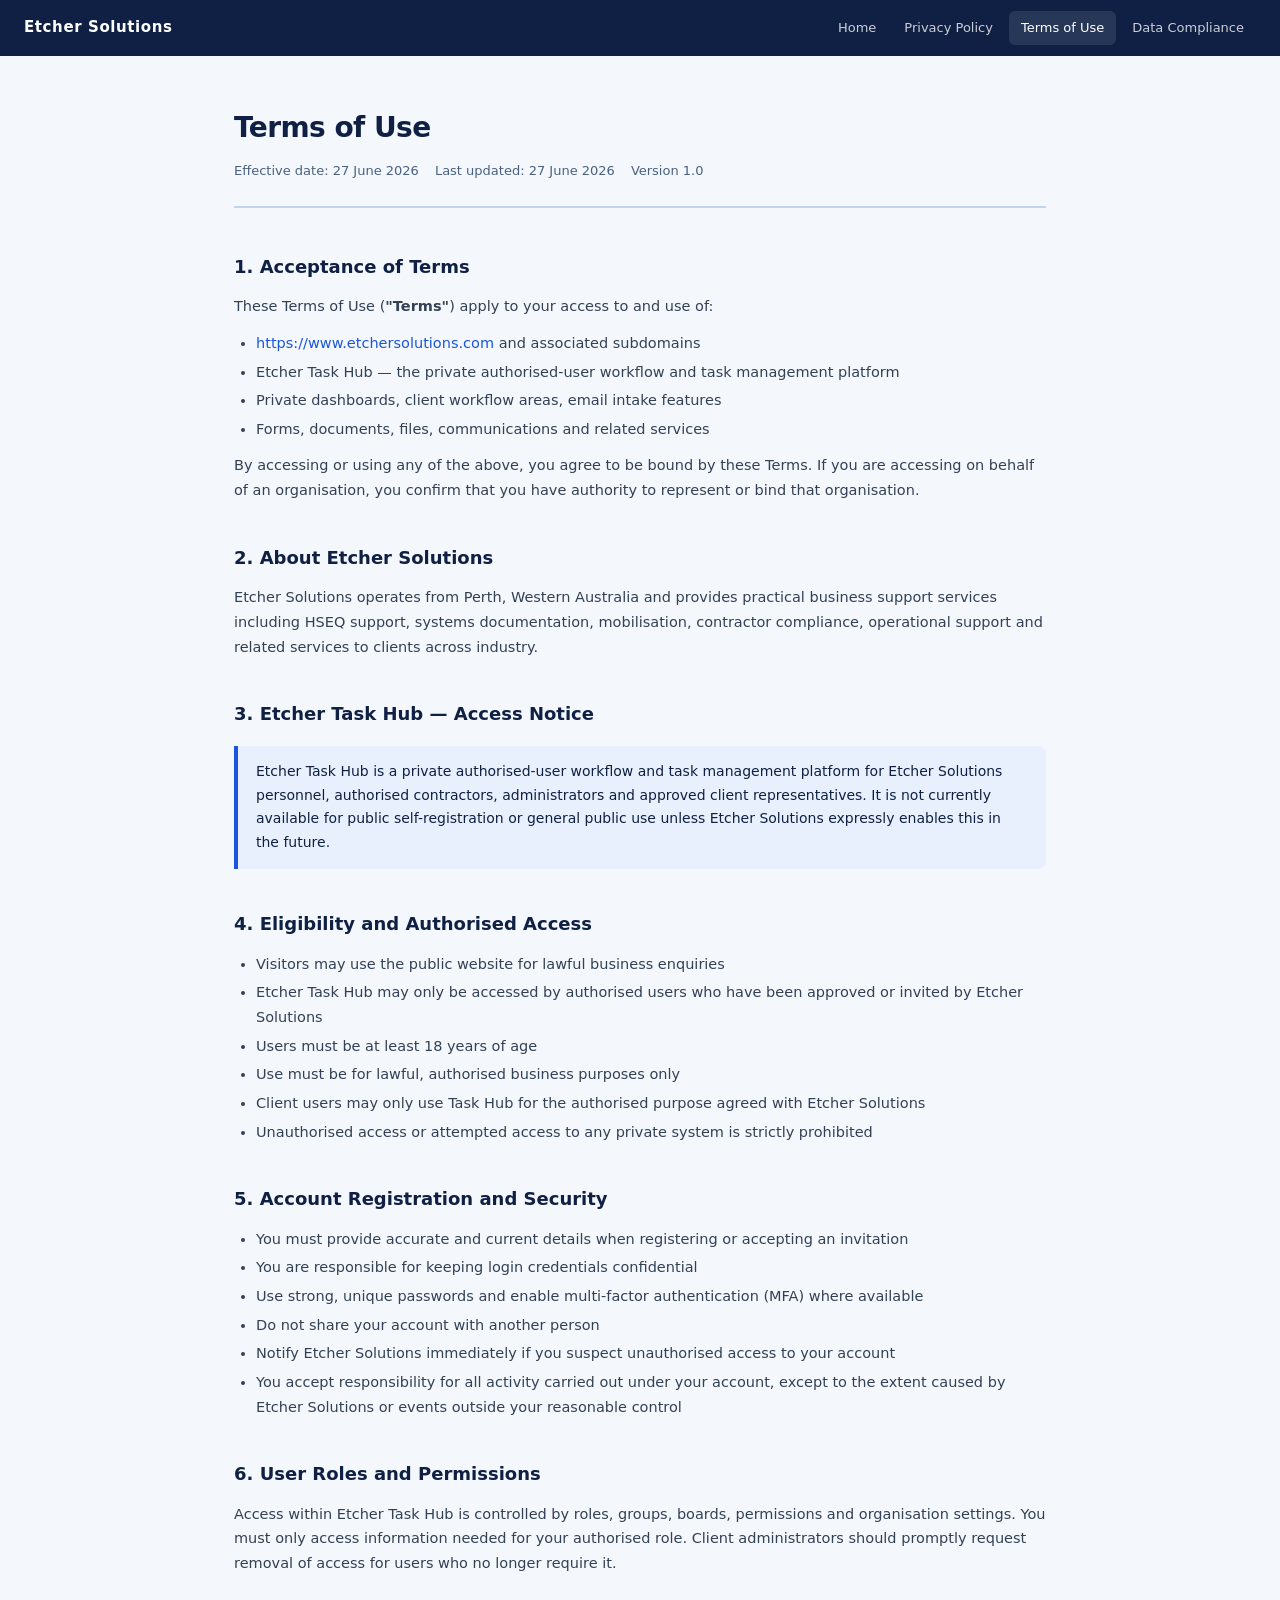
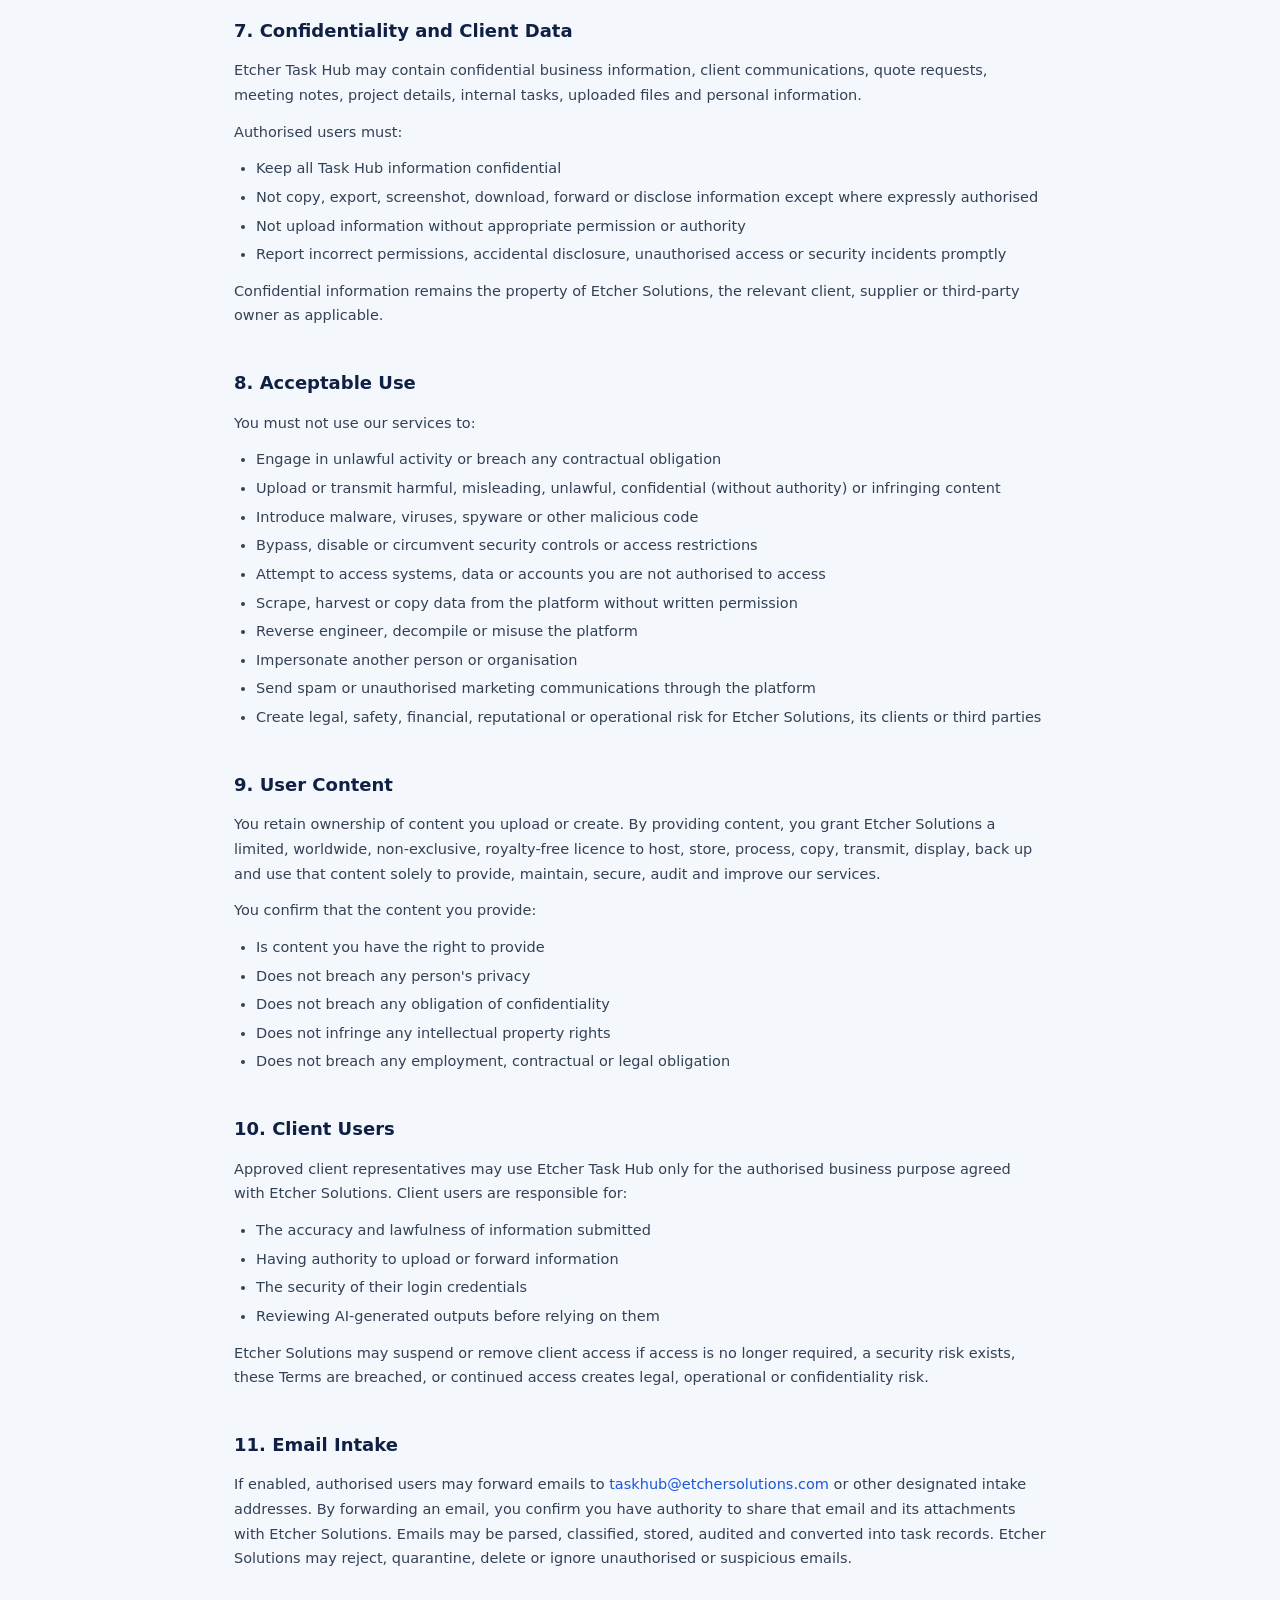
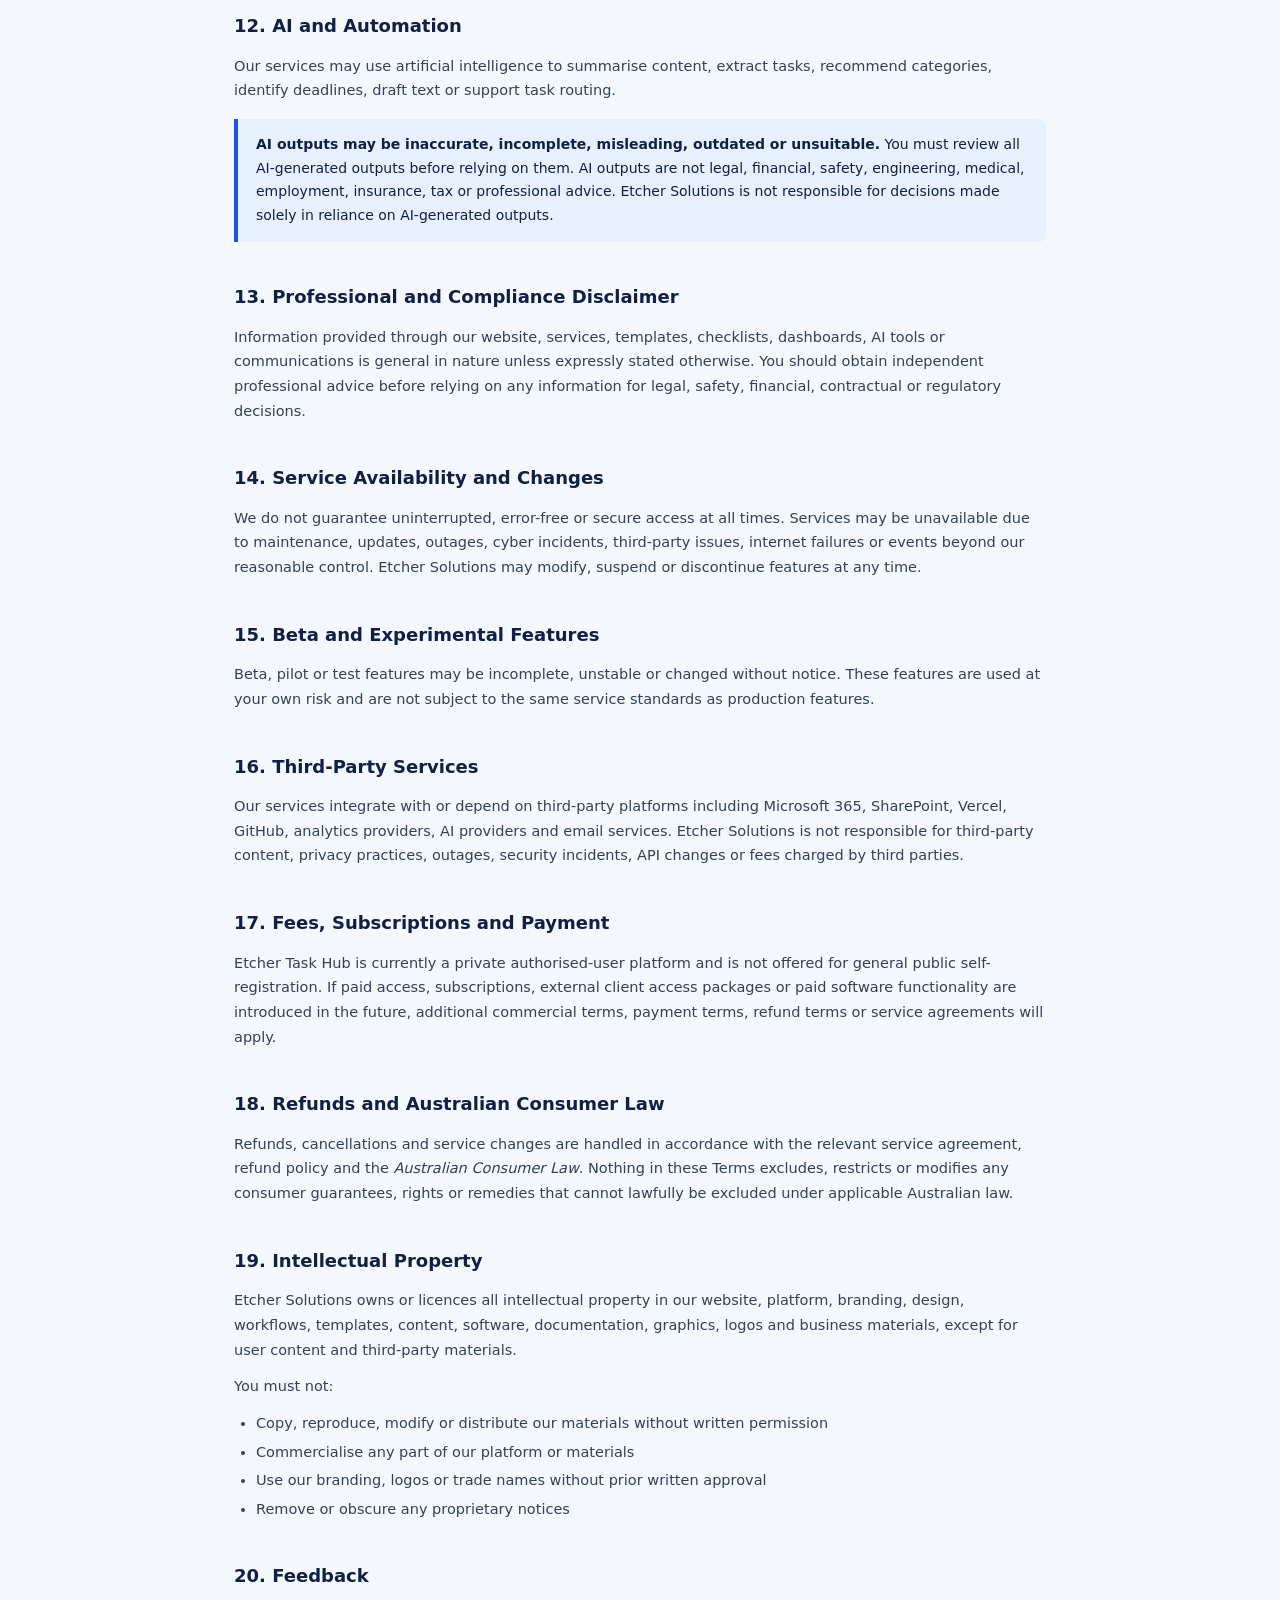
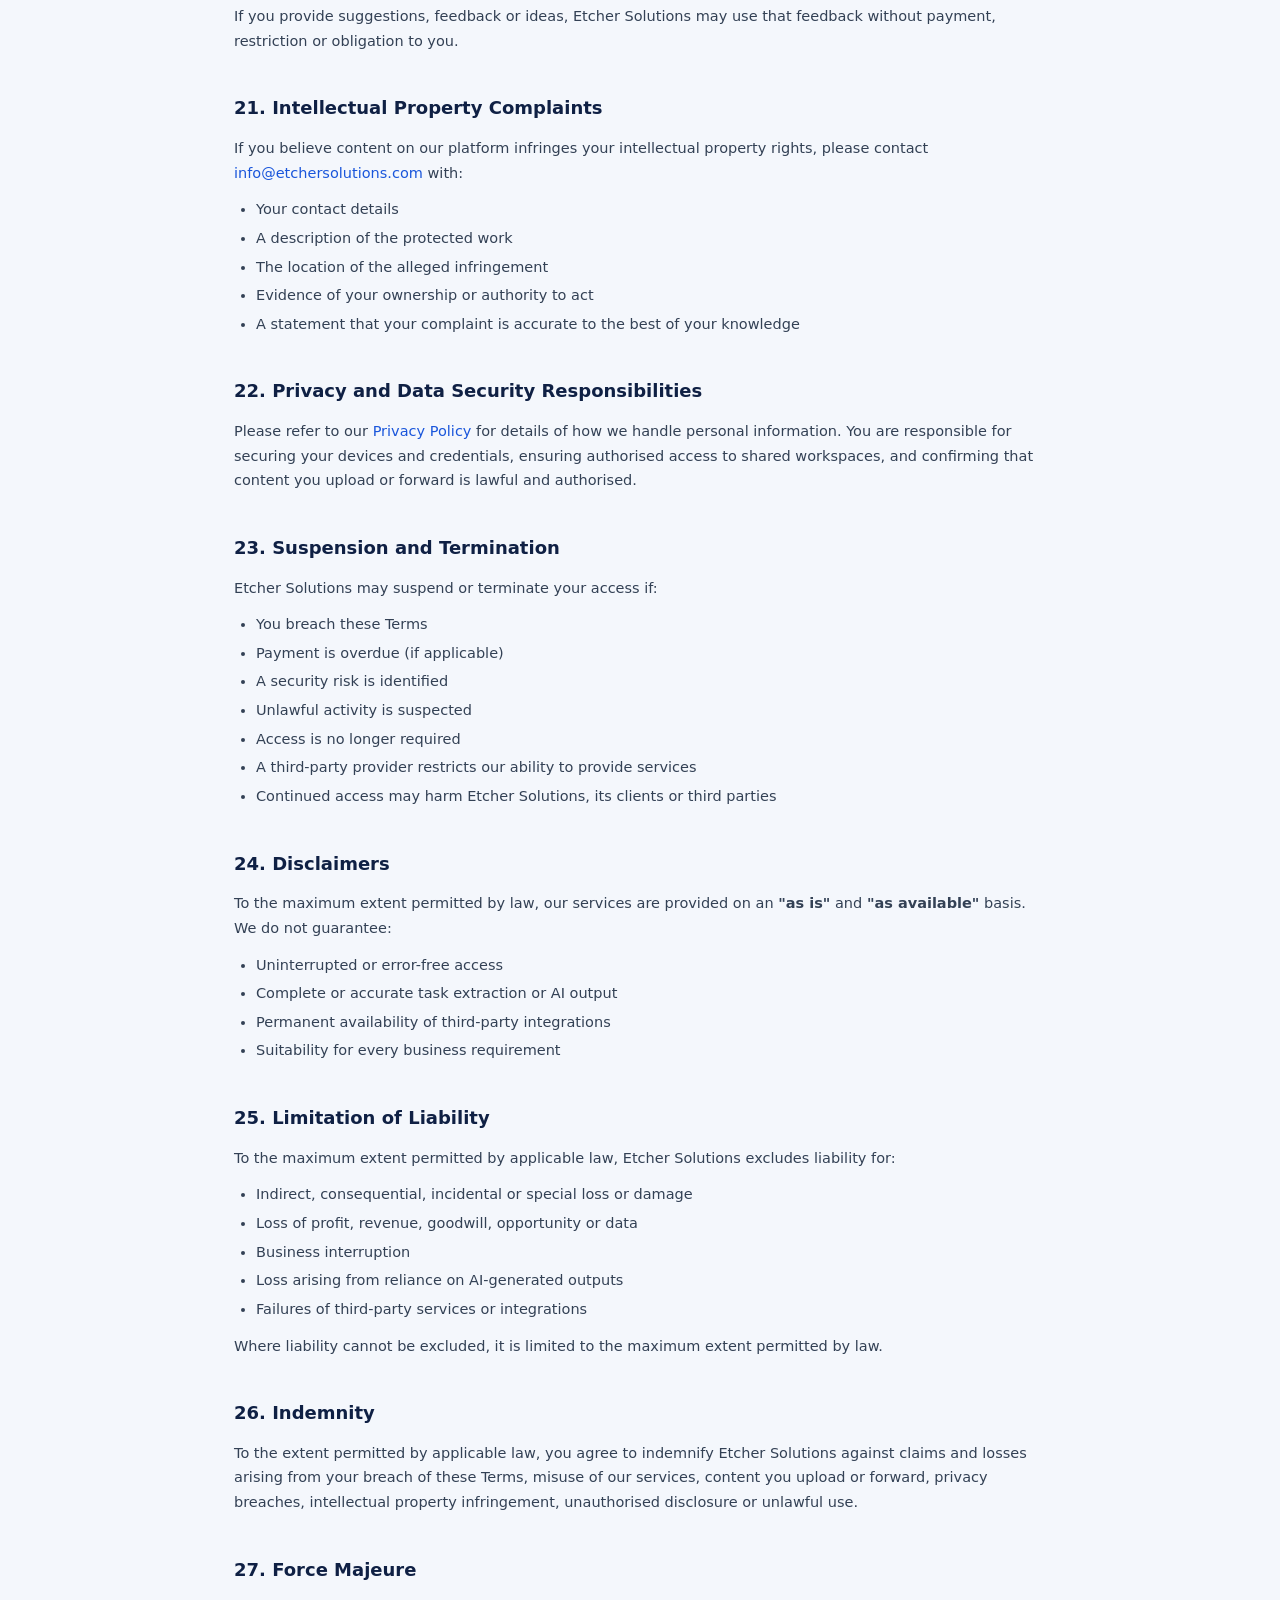
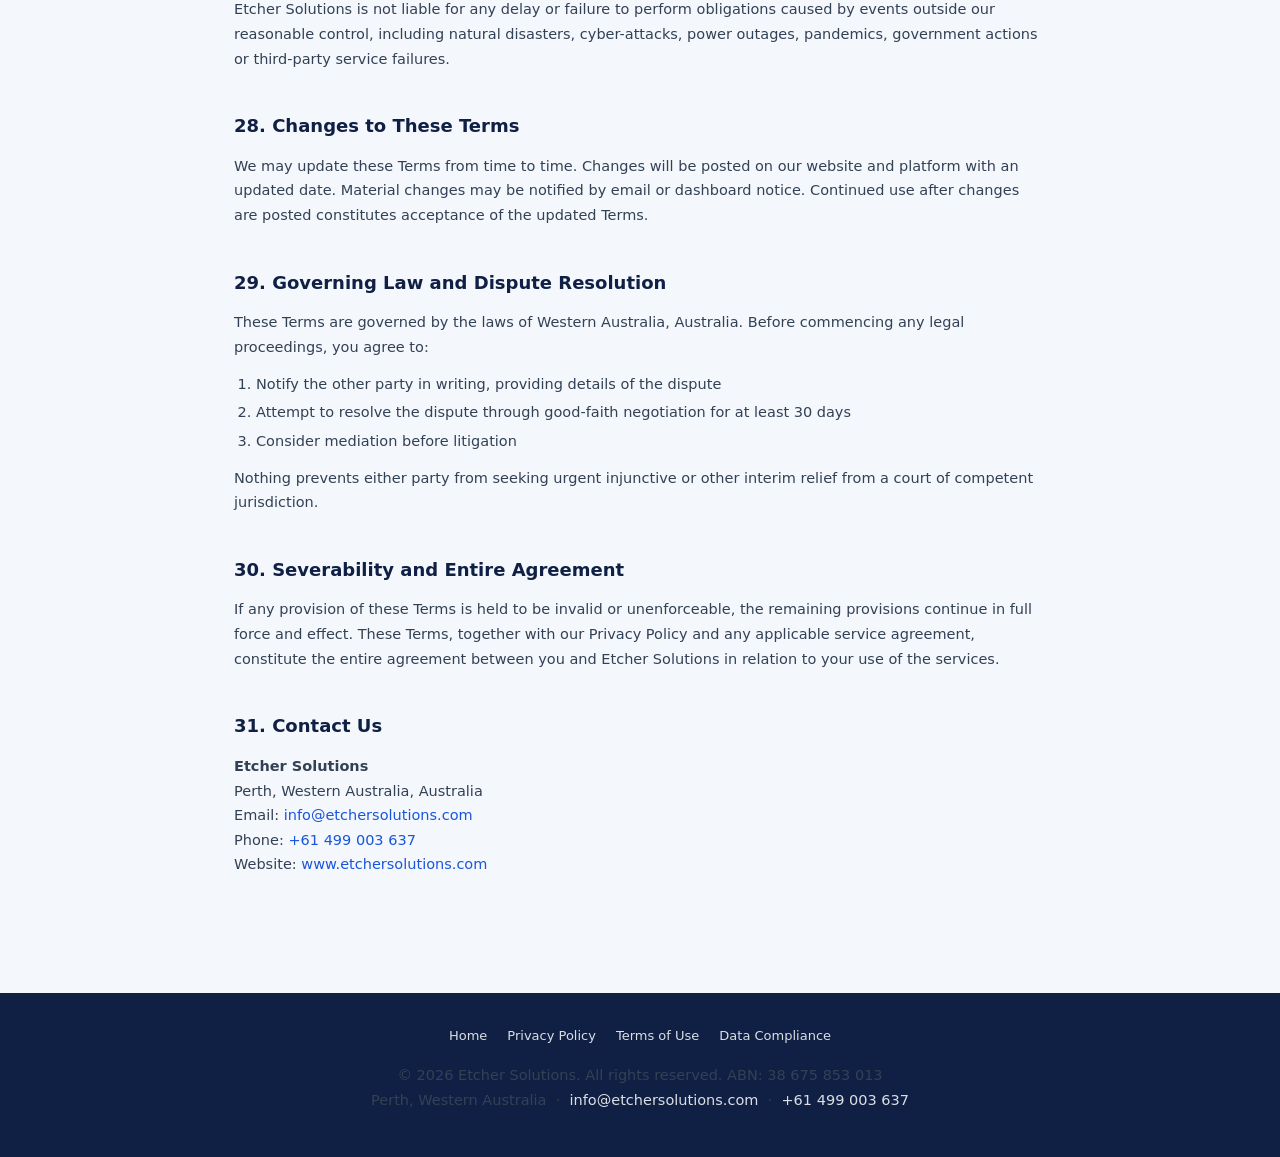
<file: terms-of-use.html>
﻿<!DOCTYPE html>
<html lang="en">
<head>
<meta charset="UTF-8">
<meta name="viewport" content="width=device-width, initial-scale=1.0">
<title>Terms of Use — Etcher Solutions</title>
<style>
  *,*::before,*::after{box-sizing:border-box;margin:0;padding:0}
  html{font-size:16px;scroll-behavior:smooth}
  body{font-family:'Segoe UI',system-ui,-apple-system,sans-serif;background:#f4f7fc;color:#1e2d45;line-height:1.7}
  a{color:#1a56db;text-decoration:none}
  a:hover{text-decoration:underline}
  nav{background:#0f2044;padding:0 24px;display:flex;align-items:center;justify-content:space-between;flex-wrap:wrap;gap:8px;min-height:56px}
  .nav-brand{color:#fff;font-weight:700;font-size:15px;letter-spacing:0.04em;white-space:nowrap}
  .nav-links{display:flex;flex-wrap:wrap;gap:4px}
  .nav-links a{color:rgba(255,255,255,0.78);font-size:13px;padding:6px 12px;border-radius:6px;transition:background 0.15s}
  .nav-links a:hover,.nav-links a.active{background:rgba(255,255,255,0.1);color:#fff;text-decoration:none}
  .page-wrap{max-width:860px;margin:0 auto;padding:48px 24px 80px}
  .doc-header{margin-bottom:40px;padding-bottom:24px;border-bottom:2px solid #c2d3ee}
  .doc-header h1{font-size:28px;font-weight:700;color:#0f2044;letter-spacing:-0.02em;margin-bottom:8px}
  .doc-meta{font-size:13px;color:#4a6080;display:flex;flex-wrap:wrap;gap:16px}
  .disclaimer{background:#fffbe6;border:1px solid #f0c040;border-radius:8px;padding:14px 18px;font-size:13px;color:#5a4a00;margin-bottom:32px;line-height:1.6}
  .disclaimer strong{color:#3d3200}
  .section{margin-bottom:36px}
  h2{font-size:18px;font-weight:700;color:#0f2044;margin-bottom:12px;padding-top:4px}
  h3{font-size:15px;font-weight:600;color:#1e2d45;margin:18px 0 8px}
  p{margin-bottom:12px;font-size:14.5px;color:#334155}
  ul,ol{padding-left:22px;margin-bottom:12px}
  li{font-size:14.5px;color:#334155;margin-bottom:4px}
  .highlight{background:#e8f0fd;border-left:4px solid #1a56db;border-radius:0 8px 8px 0;padding:14px 18px;margin:16px 0;font-size:14px;color:#0f2044}
  footer{background:#0f2044;color:rgba(255,255,255,0.7);text-align:center;padding:32px 24px;font-size:13px}
  footer a{color:rgba(255,255,255,0.85)}
  footer a:hover{color:#fff}
  .footer-links{display:flex;justify-content:center;flex-wrap:wrap;gap:8px 20px;margin-bottom:16px}
  @media(max-width:600px){
    .page-wrap{padding:28px 16px 60px}
    .doc-header h1{font-size:22px}
    h2{font-size:16px}
  }
</style>
</head>
<body>

<nav>
  <span class="nav-brand">Etcher Solutions</span>
  <div class="nav-links">
    <a href="/">Home</a>
    <a href="/privacy-policy.html">Privacy Policy</a>
    <a href="/terms-of-use.html" class="active">Terms of Use</a>
    <a href="/data-compliance.html">Data Compliance</a>
  </div>
</nav>

<div class="page-wrap">

  <div class="doc-header">
    <h1>Terms of Use</h1>
    <div class="doc-meta">
      <span>Effective date: 27 June 2026</span>
      <span>Last updated: 27 June 2026</span>
      <span>Version 1.0</span>
    </div>
  </div>

  <!-- 1. Acceptance -->
  <div class="section">
    <h2>1. Acceptance of Terms</h2>
    <p>These Terms of Use (<strong>"Terms"</strong>) apply to your access to and use of:</p>
    <ul>
      <li><a href="https://www.etchersolutions.com">https://www.etchersolutions.com</a> and associated subdomains</li>
      <li>Etcher Task Hub — the private authorised-user workflow and task management platform</li>
      <li>Private dashboards, client workflow areas, email intake features</li>
      <li>Forms, documents, files, communications and related services</li>
    </ul>
    <p>By accessing or using any of the above, you agree to be bound by these Terms. If you are accessing on behalf of an organisation, you confirm that you have authority to represent or bind that organisation.</p>
  </div>

  <!-- 2. About -->
  <div class="section">
    <h2>2. About Etcher Solutions</h2>
    <p>Etcher Solutions operates from Perth, Western Australia and provides practical business support services including HSEQ support, systems documentation, mobilisation, contractor compliance, operational support and related services to clients across industry.</p>
  </div>

  <!-- 3. Task Hub Notice -->
  <div class="section">
    <h2>3. Etcher Task Hub — Access Notice</h2>
    <div class="highlight">
      Etcher Task Hub is a private authorised-user workflow and task management platform for Etcher Solutions personnel, authorised contractors, administrators and approved client representatives. It is not currently available for public self-registration or general public use unless Etcher Solutions expressly enables this in the future.
    </div>
  </div>

  <!-- 4. Eligibility -->
  <div class="section">
    <h2>4. Eligibility and Authorised Access</h2>
    <ul>
      <li>Visitors may use the public website for lawful business enquiries</li>
      <li>Etcher Task Hub may only be accessed by authorised users who have been approved or invited by Etcher Solutions</li>
      <li>Users must be at least 18 years of age</li>
      <li>Use must be for lawful, authorised business purposes only</li>
      <li>Client users may only use Task Hub for the authorised purpose agreed with Etcher Solutions</li>
      <li>Unauthorised access or attempted access to any private system is strictly prohibited</li>
    </ul>
  </div>

  <!-- 5. Account Security -->
  <div class="section">
    <h2>5. Account Registration and Security</h2>
    <ul>
      <li>You must provide accurate and current details when registering or accepting an invitation</li>
      <li>You are responsible for keeping login credentials confidential</li>
      <li>Use strong, unique passwords and enable multi-factor authentication (MFA) where available</li>
      <li>Do not share your account with another person</li>
      <li>Notify Etcher Solutions immediately if you suspect unauthorised access to your account</li>
      <li>You accept responsibility for all activity carried out under your account, except to the extent caused by Etcher Solutions or events outside your reasonable control</li>
    </ul>
  </div>

  <!-- 6. Roles and Permissions -->
  <div class="section">
    <h2>6. User Roles and Permissions</h2>
    <p>Access within Etcher Task Hub is controlled by roles, groups, boards, permissions and organisation settings. You must only access information needed for your authorised role. Client administrators should promptly request removal of access for users who no longer require it.</p>
  </div>

  <!-- 7. Confidentiality -->
  <div class="section">
    <h2>7. Confidentiality and Client Data</h2>
    <p>Etcher Task Hub may contain confidential business information, client communications, quote requests, meeting notes, project details, internal tasks, uploaded files and personal information.</p>
    <p>Authorised users must:</p>
    <ul>
      <li>Keep all Task Hub information confidential</li>
      <li>Not copy, export, screenshot, download, forward or disclose information except where expressly authorised</li>
      <li>Not upload information without appropriate permission or authority</li>
      <li>Report incorrect permissions, accidental disclosure, unauthorised access or security incidents promptly</li>
    </ul>
    <p>Confidential information remains the property of Etcher Solutions, the relevant client, supplier or third-party owner as applicable.</p>
  </div>

  <!-- 8. Acceptable Use -->
  <div class="section">
    <h2>8. Acceptable Use</h2>
    <p>You must not use our services to:</p>
    <ul>
      <li>Engage in unlawful activity or breach any contractual obligation</li>
      <li>Upload or transmit harmful, misleading, unlawful, confidential (without authority) or infringing content</li>
      <li>Introduce malware, viruses, spyware or other malicious code</li>
      <li>Bypass, disable or circumvent security controls or access restrictions</li>
      <li>Attempt to access systems, data or accounts you are not authorised to access</li>
      <li>Scrape, harvest or copy data from the platform without written permission</li>
      <li>Reverse engineer, decompile or misuse the platform</li>
      <li>Impersonate another person or organisation</li>
      <li>Send spam or unauthorised marketing communications through the platform</li>
      <li>Create legal, safety, financial, reputational or operational risk for Etcher Solutions, its clients or third parties</li>
    </ul>
  </div>

  <!-- 9. User Content -->
  <div class="section">
    <h2>9. User Content</h2>
    <p>You retain ownership of content you upload or create. By providing content, you grant Etcher Solutions a limited, worldwide, non-exclusive, royalty-free licence to host, store, process, copy, transmit, display, back up and use that content solely to provide, maintain, secure, audit and improve our services.</p>
    <p>You confirm that the content you provide:</p>
    <ul>
      <li>Is content you have the right to provide</li>
      <li>Does not breach any person's privacy</li>
      <li>Does not breach any obligation of confidentiality</li>
      <li>Does not infringe any intellectual property rights</li>
      <li>Does not breach any employment, contractual or legal obligation</li>
    </ul>
  </div>

  <!-- 10. Client Users -->
  <div class="section">
    <h2>10. Client Users</h2>
    <p>Approved client representatives may use Etcher Task Hub only for the authorised business purpose agreed with Etcher Solutions. Client users are responsible for:</p>
    <ul>
      <li>The accuracy and lawfulness of information submitted</li>
      <li>Having authority to upload or forward information</li>
      <li>The security of their login credentials</li>
      <li>Reviewing AI-generated outputs before relying on them</li>
    </ul>
    <p>Etcher Solutions may suspend or remove client access if access is no longer required, a security risk exists, these Terms are breached, or continued access creates legal, operational or confidentiality risk.</p>
  </div>

  <!-- 11. Email Intake -->
  <div class="section">
    <h2>11. Email Intake</h2>
    <p>If enabled, authorised users may forward emails to <a href="mailto:taskhub@etchersolutions.com">taskhub@etchersolutions.com</a> or other designated intake addresses. By forwarding an email, you confirm you have authority to share that email and its attachments with Etcher Solutions. Emails may be parsed, classified, stored, audited and converted into task records. Etcher Solutions may reject, quarantine, delete or ignore unauthorised or suspicious emails.</p>
  </div>

  <!-- 12. AI and Automation -->
  <div class="section">
    <h2>12. AI and Automation</h2>
    <p>Our services may use artificial intelligence to summarise content, extract tasks, recommend categories, identify deadlines, draft text or support task routing.</p>
    <div class="highlight">
      <strong>AI outputs may be inaccurate, incomplete, misleading, outdated or unsuitable.</strong> You must review all AI-generated outputs before relying on them. AI outputs are not legal, financial, safety, engineering, medical, employment, insurance, tax or professional advice. Etcher Solutions is not responsible for decisions made solely in reliance on AI-generated outputs.
    </div>
  </div>

  <!-- 13. Professional Disclaimer -->
  <div class="section">
    <h2>13. Professional and Compliance Disclaimer</h2>
    <p>Information provided through our website, services, templates, checklists, dashboards, AI tools or communications is general in nature unless expressly stated otherwise. You should obtain independent professional advice before relying on any information for legal, safety, financial, contractual or regulatory decisions.</p>
  </div>

  <!-- 14. Availability -->
  <div class="section">
    <h2>14. Service Availability and Changes</h2>
    <p>We do not guarantee uninterrupted, error-free or secure access at all times. Services may be unavailable due to maintenance, updates, outages, cyber incidents, third-party issues, internet failures or events beyond our reasonable control. Etcher Solutions may modify, suspend or discontinue features at any time.</p>
  </div>

  <!-- 15. Beta -->
  <div class="section">
    <h2>15. Beta and Experimental Features</h2>
    <p>Beta, pilot or test features may be incomplete, unstable or changed without notice. These features are used at your own risk and are not subject to the same service standards as production features.</p>
  </div>

  <!-- 16. Third-Party Services -->
  <div class="section">
    <h2>16. Third-Party Services</h2>
    <p>Our services integrate with or depend on third-party platforms including Microsoft 365, SharePoint, Vercel, GitHub, analytics providers, AI providers and email services. Etcher Solutions is not responsible for third-party content, privacy practices, outages, security incidents, API changes or fees charged by third parties.</p>
  </div>

  <!-- 17. Fees -->
  <div class="section">
    <h2>17. Fees, Subscriptions and Payment</h2>
    <p>Etcher Task Hub is currently a private authorised-user platform and is not offered for general public self-registration. If paid access, subscriptions, external client access packages or paid software functionality are introduced in the future, additional commercial terms, payment terms, refund terms or service agreements will apply.</p>
  </div>

  <!-- 18. Australian Consumer Law -->
  <div class="section">
    <h2>18. Refunds and Australian Consumer Law</h2>
    <p>Refunds, cancellations and service changes are handled in accordance with the relevant service agreement, refund policy and the <em>Australian Consumer Law</em>. Nothing in these Terms excludes, restricts or modifies any consumer guarantees, rights or remedies that cannot lawfully be excluded under applicable Australian law.</p>
  </div>

  <!-- 19. IP -->
  <div class="section">
    <h2>19. Intellectual Property</h2>
    <p>Etcher Solutions owns or licences all intellectual property in our website, platform, branding, design, workflows, templates, content, software, documentation, graphics, logos and business materials, except for user content and third-party materials.</p>
    <p>You must not:</p>
    <ul>
      <li>Copy, reproduce, modify or distribute our materials without written permission</li>
      <li>Commercialise any part of our platform or materials</li>
      <li>Use our branding, logos or trade names without prior written approval</li>
      <li>Remove or obscure any proprietary notices</li>
    </ul>
  </div>

  <!-- 20. Feedback -->
  <div class="section">
    <h2>20. Feedback</h2>
    <p>If you provide suggestions, feedback or ideas, Etcher Solutions may use that feedback without payment, restriction or obligation to you.</p>
  </div>

  <!-- 21. IP Complaints -->
  <div class="section">
    <h2>21. Intellectual Property Complaints</h2>
    <p>If you believe content on our platform infringes your intellectual property rights, please contact <a href="mailto:info@etchersolutions.com">info@etchersolutions.com</a> with:</p>
    <ul>
      <li>Your contact details</li>
      <li>A description of the protected work</li>
      <li>The location of the alleged infringement</li>
      <li>Evidence of your ownership or authority to act</li>
      <li>A statement that your complaint is accurate to the best of your knowledge</li>
    </ul>
  </div>

  <!-- 22. Privacy -->
  <div class="section">
    <h2>22. Privacy and Data Security Responsibilities</h2>
    <p>Please refer to our <a href="/privacy-policy.html">Privacy Policy</a> for details of how we handle personal information. You are responsible for securing your devices and credentials, ensuring authorised access to shared workspaces, and confirming that content you upload or forward is lawful and authorised.</p>
  </div>

  <!-- 23. Suspension and Termination -->
  <div class="section">
    <h2>23. Suspension and Termination</h2>
    <p>Etcher Solutions may suspend or terminate your access if:</p>
    <ul>
      <li>You breach these Terms</li>
      <li>Payment is overdue (if applicable)</li>
      <li>A security risk is identified</li>
      <li>Unlawful activity is suspected</li>
      <li>Access is no longer required</li>
      <li>A third-party provider restricts our ability to provide services</li>
      <li>Continued access may harm Etcher Solutions, its clients or third parties</li>
    </ul>
  </div>

  <!-- 24. Disclaimers -->
  <div class="section">
    <h2>24. Disclaimers</h2>
    <p>To the maximum extent permitted by law, our services are provided on an <strong>"as is"</strong> and <strong>"as available"</strong> basis. We do not guarantee:</p>
    <ul>
      <li>Uninterrupted or error-free access</li>
      <li>Complete or accurate task extraction or AI output</li>
      <li>Permanent availability of third-party integrations</li>
      <li>Suitability for every business requirement</li>
    </ul>
  </div>

  <!-- 25. Limitation of Liability -->
  <div class="section">
    <h2>25. Limitation of Liability</h2>
    <p>To the maximum extent permitted by applicable law, Etcher Solutions excludes liability for:</p>
    <ul>
      <li>Indirect, consequential, incidental or special loss or damage</li>
      <li>Loss of profit, revenue, goodwill, opportunity or data</li>
      <li>Business interruption</li>
      <li>Loss arising from reliance on AI-generated outputs</li>
      <li>Failures of third-party services or integrations</li>
    </ul>
    <p>Where liability cannot be excluded, it is limited to the maximum extent permitted by law.</p>
  </div>

  <!-- 26. Indemnity -->
  <div class="section">
    <h2>26. Indemnity</h2>
    <p>To the extent permitted by applicable law, you agree to indemnify Etcher Solutions against claims and losses arising from your breach of these Terms, misuse of our services, content you upload or forward, privacy breaches, intellectual property infringement, unauthorised disclosure or unlawful use.</p>
  </div>

  <!-- 27. Force Majeure -->
  <div class="section">
    <h2>27. Force Majeure</h2>
    <p>Etcher Solutions is not liable for any delay or failure to perform obligations caused by events outside our reasonable control, including natural disasters, cyber-attacks, power outages, pandemics, government actions or third-party service failures.</p>
  </div>

  <!-- 28. Changes -->
  <div class="section">
    <h2>28. Changes to These Terms</h2>
    <p>We may update these Terms from time to time. Changes will be posted on our website and platform with an updated date. Material changes may be notified by email or dashboard notice. Continued use after changes are posted constitutes acceptance of the updated Terms.</p>
  </div>

  <!-- 29. Governing Law -->
  <div class="section">
    <h2>29. Governing Law and Dispute Resolution</h2>
    <p>These Terms are governed by the laws of Western Australia, Australia. Before commencing any legal proceedings, you agree to:</p>
    <ol>
      <li>Notify the other party in writing, providing details of the dispute</li>
      <li>Attempt to resolve the dispute through good-faith negotiation for at least 30 days</li>
      <li>Consider mediation before litigation</li>
    </ol>
    <p>Nothing prevents either party from seeking urgent injunctive or other interim relief from a court of competent jurisdiction.</p>
  </div>

  <!-- 30. Severability -->
  <div class="section">
    <h2>30. Severability and Entire Agreement</h2>
    <p>If any provision of these Terms is held to be invalid or unenforceable, the remaining provisions continue in full force and effect. These Terms, together with our Privacy Policy and any applicable service agreement, constitute the entire agreement between you and Etcher Solutions in relation to your use of the services.</p>
  </div>

  <!-- 31. Contact -->
  <div class="section">
    <h2>31. Contact Us</h2>
    <p><strong>Etcher Solutions</strong><br>Perth, Western Australia, Australia<br>
    Email: <a href="mailto:info@etchersolutions.com">info@etchersolutions.com</a><br>
    Phone: <a href="tel:+61499003637">+61 499 003 637</a><br>
    Website: <a href="https://www.etchersolutions.com" target="_blank" rel="noopener">www.etchersolutions.com</a></p>
  </div>

</div>

<footer>
  <div class="footer-links">
    <a href="/">Home</a>
    <a href="/privacy-policy.html">Privacy Policy</a>
    <a href="/terms-of-use.html">Terms of Use</a>
    <a href="/data-compliance.html">Data Compliance</a>
  </div>
  <p>© 2026 Etcher Solutions. All rights reserved. ABN: 38 675 853 013<br>
  Perth, Western Australia &nbsp;·&nbsp; <a href="mailto:info@etchersolutions.com">info@etchersolutions.com</a> &nbsp;·&nbsp; <a href="tel:+61499003637">+61 499 003 637</a></p>
</footer>

</body>
</html>
</file>
